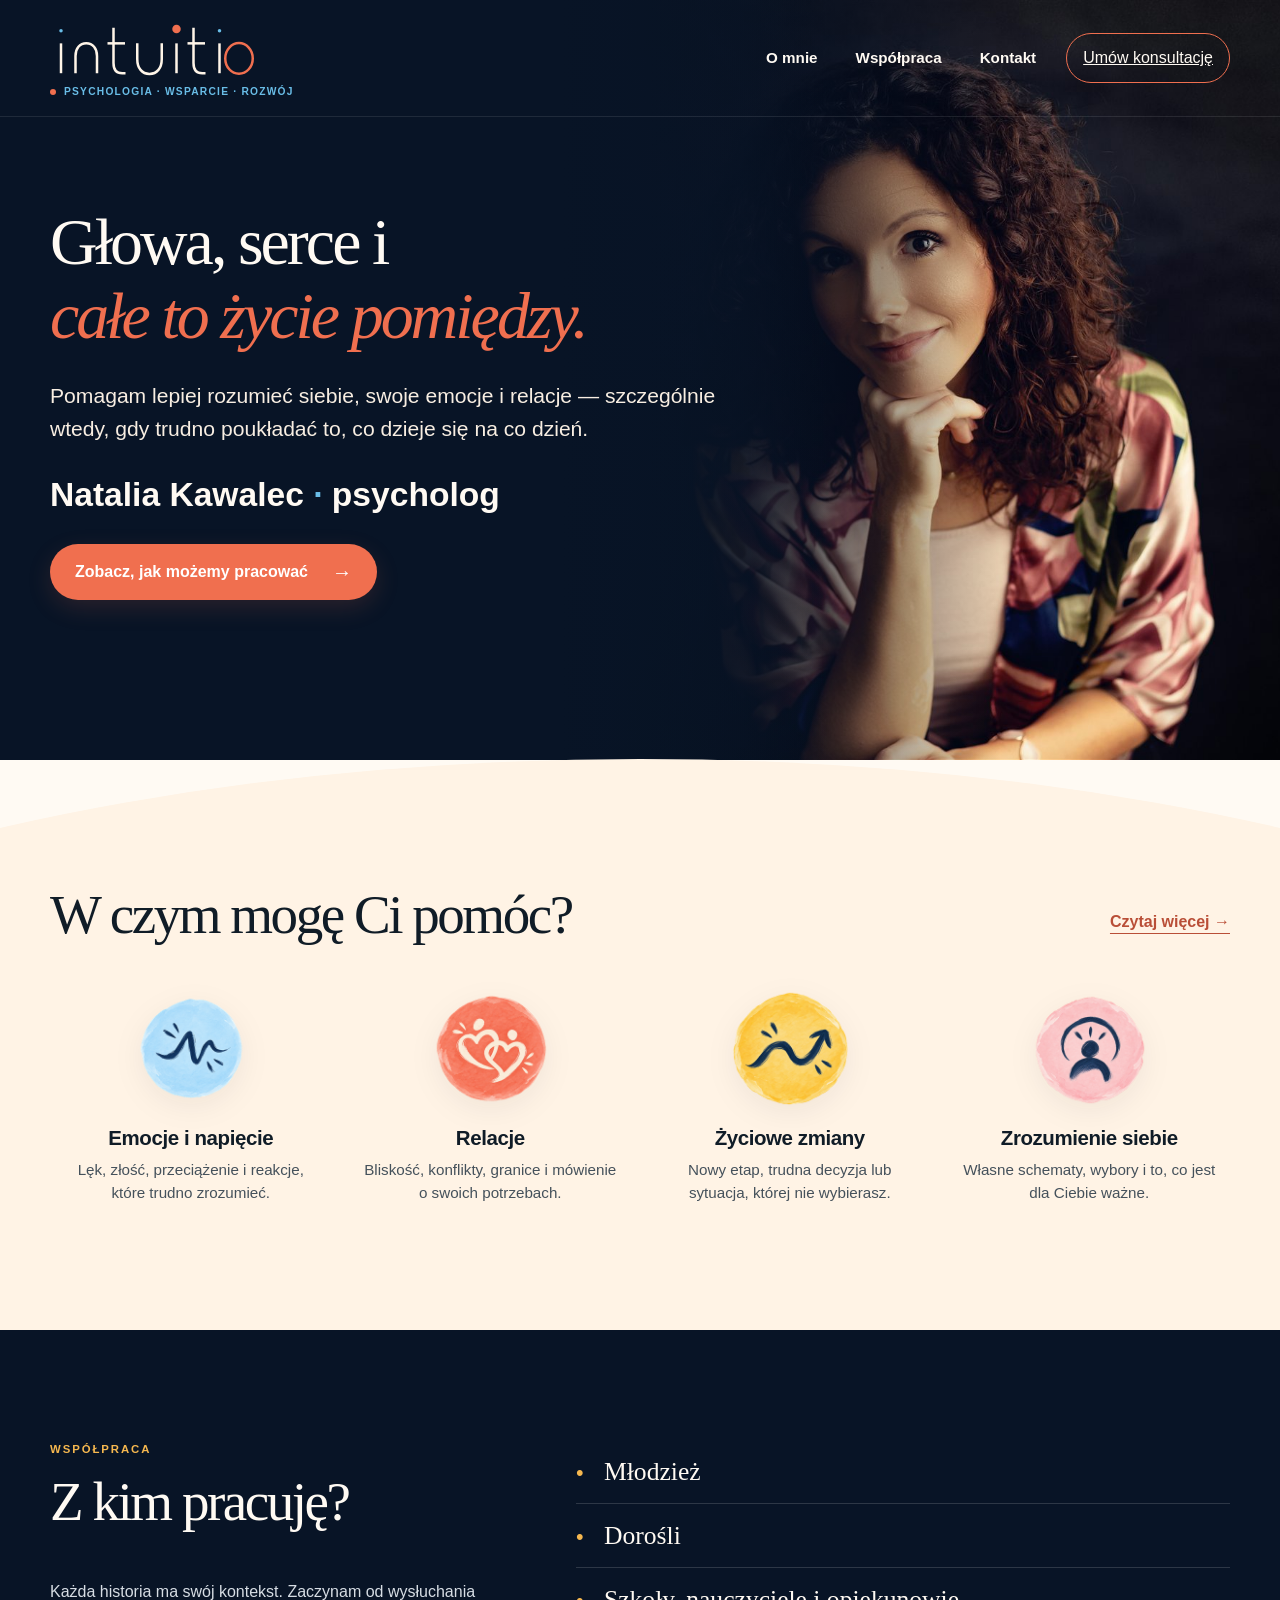
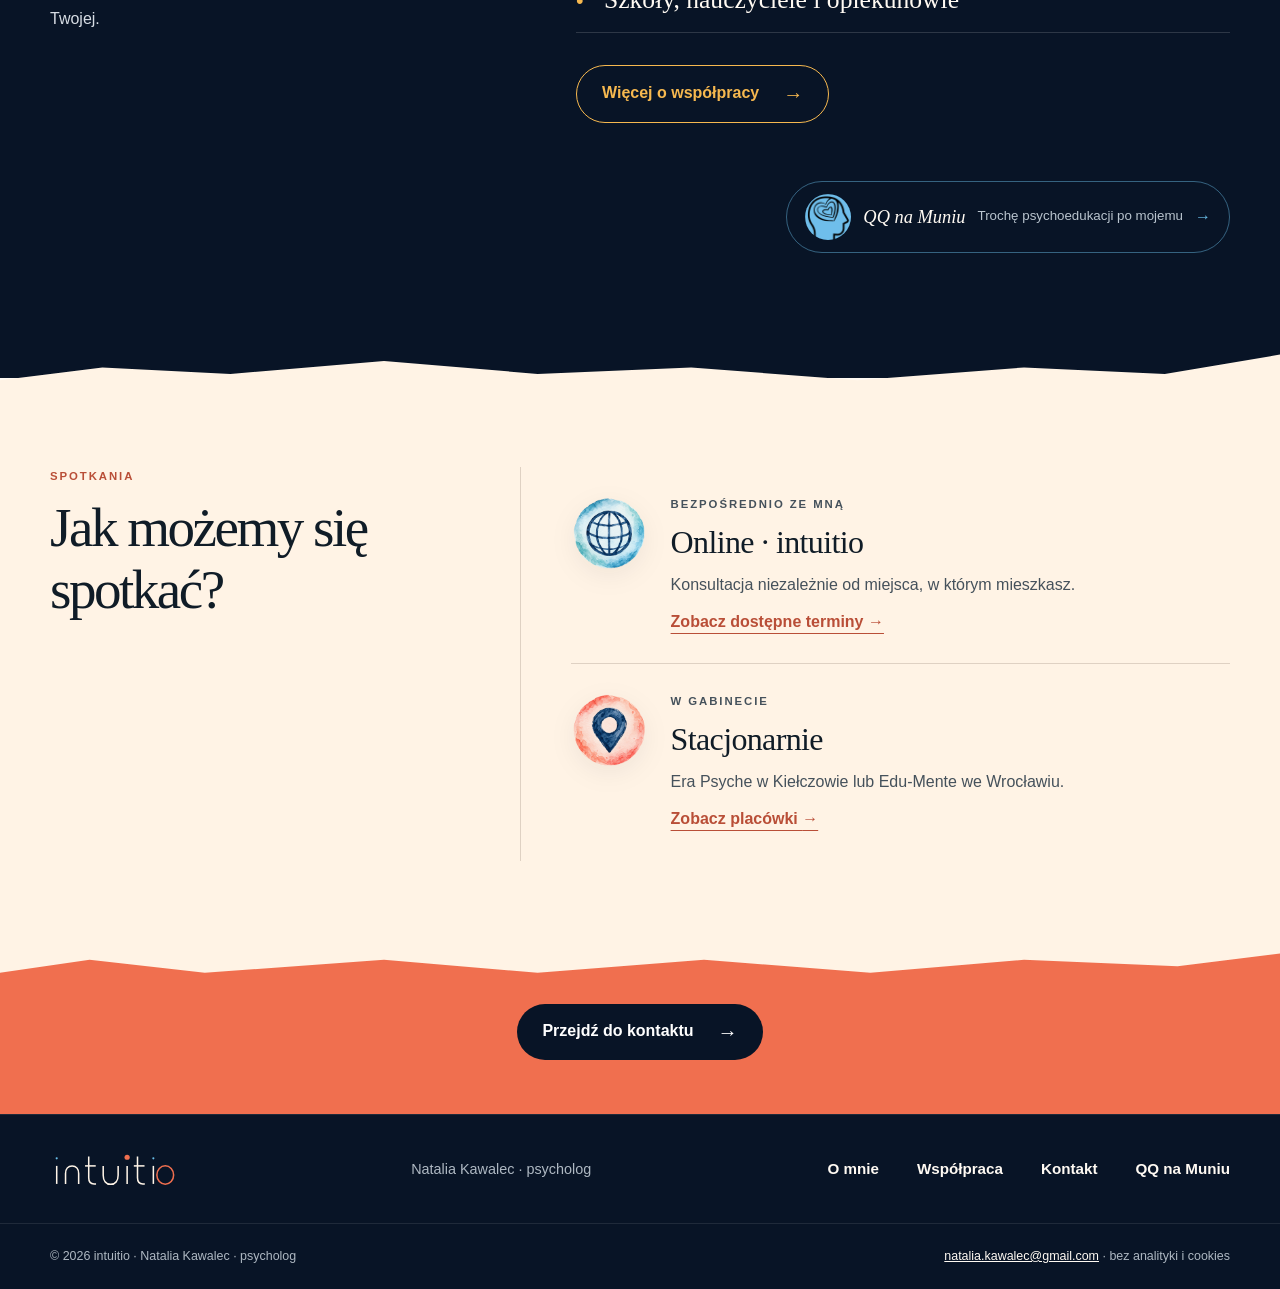
<file: index.html>
<!doctype html>
<html lang="pl">
<head>
  <meta charset="utf-8">
  <meta name="viewport" content="width=device-width, initial-scale=1">
  <meta name="description" content="Intuitio — konsultacje psychologiczne online i psychoedukacja. Natalia Kawalec, psycholog.">
  <link rel="canonical" href="https://in2itio.pl/">
  <meta property="og:type" content="website"><meta property="og:locale" content="pl_PL">
  <meta property="og:title" content="intuitio — Natalia Kawalec, psycholog">
  <meta property="og:description" content="Głowa, serce i całe to życie pomiędzy. Konsultacje psychologiczne online.">
  <meta property="og:url" content="https://mpzadsystem.github.io/Intuitio/"><meta property="og:image" content="https://mpzadsystem.github.io/Intuitio/assets/images/intuitio-og.jpg"><meta property="og:image:width" content="1200"><meta property="og:image:height" content="630"><meta property="og:image:alt" content="intuitio — Natalia Kawalec, psycholog">
  <title>intuitio — Natalia Kawalec, psycholog</title>
  <link rel="icon" href="assets/favicon.svg" type="image/svg+xml"><link rel="stylesheet" href="styles.css">
  <script type="application/ld+json">{"@context":"https://schema.org","@graph":[{"@type":"Person","@id":"https://in2itio.pl/#natalia-kawalec","name":"Natalia Kawalec","jobTitle":"psycholog","email":"mailto:natalia.kawalec@gmail.com","url":"https://in2itio.pl/o-mnie.html","sameAs":["https://www.facebook.com/qqmuniu/"]},{"@type":"ProfessionalService","@id":"https://in2itio.pl/#intuitio","name":"intuitio","url":"https://in2itio.pl/","email":"mailto:natalia.kawalec@gmail.com","founder":{"@id":"https://in2itio.pl/#natalia-kawalec"},"areaServed":"PL","knowsLanguage":"pl","serviceType":["konsultacje psychologiczne online","psychoedukacja"]}]}</script>
</head>
<body class="home">
  <a class="skip-link" href="#main">Przejdź do treści</a>
  <header class="site-header site-header-dark"><div class="wrap header-inner"><a class="brand brand-with-tagline" href="index.html" aria-label="intuitio — strona główna"><img src="assets/logo-light.svg" alt="intuitio" width="160" height="49"><span class="brand-tagline"><span class="dot" aria-hidden="true"></span>Psychologia · Wsparcie · Rozwój</span></a><div class="header-actions"><nav aria-label="Menu główne"><a href="o-mnie.html">O mnie</a><a href="wspolpraca.html">Współpraca</a><a href="kontakt.html">Kontakt</a></nav><a class="header-cta" href="rezerwacja.html">Umów konsultację</a></div></div></header>
  <main id="main">
    <section class="hero"><div class="hero-photo" aria-hidden="true"></div><div class="wrap hero-inner"><div class="hero-copy"><h1>Głowa, serce i <em>całe to życie pomiędzy.</em></h1><p class="hero-lead">Pomagam lepiej rozumieć siebie, swoje emocje i relacje — szczególnie wtedy, gdy trudno poukładać to, co dzieje się na co dzień.</p><p class="signature">Natalia Kawalec <span aria-hidden="true">·</span><br class="signature-break"> psycholog</p><a class="button" href="wspolpraca.html">Zobacz, jak możemy pracować <span aria-hidden="true">→</span></a></div></div></section>
    <section class="section section-cream wave-top" id="pomoc"><div class="wrap"><div class="section-intro help-heading"><h2>W czym mogę Ci pomóc?</h2><a class="text-link" href="wspolpraca.html#pomoc">Czytaj więcej <span aria-hidden="true">→</span></a></div><div class="topic-grid">
      <article class="topic-card"><img class="topic-icon" src="assets/images/ikona-emocje.png" width="256" height="256" alt=""><h3>Emocje i napięcie</h3><p>Lęk, złość, przeciążenie i reakcje, które trudno zrozumieć.</p></article>
      <article class="topic-card"><img class="topic-icon" src="assets/images/ikona-relacje.png" width="256" height="256" alt=""><h3>Relacje</h3><p>Bliskość, konflikty, granice i mówienie o swoich potrzebach.</p></article>
      <article class="topic-card"><img class="topic-icon" src="assets/images/ikona-zmiany.png" width="256" height="256" alt=""><h3>Życiowe zmiany</h3><p>Nowy etap, trudna decyzja lub sytuacja, której nie wybierasz.</p></article>
      <article class="topic-card"><img class="topic-icon" src="assets/images/ikona-zrozumienie.png" width="256" height="256" alt=""><h3>Zrozumienie siebie</h3><p>Własne schematy, wybory i to, co jest dla Ciebie ważne.</p></article>
    </div></div></section>
    <section class="section section-navy compact-audience"><div class="wrap"><div class="audience-layout"><div><p class="eyebrow">Współpraca</p><h2>Z kim pracuję?</h2><p>Każda historia ma swój kontekst. Zaczynam od wysłuchania Twojej.</p></div><div class="audience-list"><p><span class="audience-bullet" aria-hidden="true">•</span> Młodzież</p><p><span class="audience-bullet" aria-hidden="true">•</span> Dorośli</p><p><span class="audience-bullet" aria-hidden="true">•</span> Szkoły, nauczyciele i opiekunowie</p><a class="button button-outline" href="wspolpraca.html">Więcej o współpracy <span aria-hidden="true">→</span></a></div></div><a class="qq-inline" href="https://www.facebook.com/qqmuniu/" target="_blank" rel="noopener noreferrer" aria-label="QQ na Muniu na Facebooku — otwiera się w nowej karcie"><img src="assets/images/qq-na-muniu-logo.png" width="192" height="192" alt=""><strong>QQ na Muniu</strong><small>Trochę psychoedukacji po mojemu</small><b aria-hidden="true">→</b></a></div></section>
    <section class="section section-cream wave-both meetings"><div class="wrap meeting-layout"><div><p class="eyebrow">Spotkania</p><h2>Jak możemy się spotkać?</h2></div><div class="meeting-options"><article class="meeting-row"><img class="meeting-icon-image" src="assets/images/ikona-online.png" width="224" height="224" alt=""><div><p class="eyebrow">Bezpośrednio ze mną</p><h3>Online · intuitio</h3><p>Konsultacja niezależnie od miejsca, w którym mieszkasz.</p><a class="text-link" href="rezerwacja.html">Zobacz dostępne terminy <span aria-hidden="true">→</span></a></div></article><article class="meeting-row"><img class="meeting-icon-image" src="assets/images/ikona-stacjonarnie.png" width="224" height="224" alt=""><div><p class="eyebrow">W gabinecie</p><h3>Stacjonarnie</h3><p>Era Psyche w Kiełczowie lub Edu-Mente we Wrocławiu.</p><a class="text-link" href="kontakt.html#stacjonarnie">Zobacz placówki <span aria-hidden="true">→</span></a></div></article></div></div></section>
    <section class="final-contact"><div class="wrap"><a class="button button-dark" href="kontakt.html">Przejdź do kontaktu <span aria-hidden="true">→</span></a></div></section>
  </main>
  <footer class="site-footer site-footer-dark"><div class="wrap footer-inner"><a class="footer-brand" href="index.html"><img src="assets/logo-light.svg" alt="intuitio" width="130" height="40"></a><p>Natalia Kawalec · psycholog</p><nav aria-label="Menu w stopce"><a href="o-mnie.html">O mnie</a><a href="wspolpraca.html">Współpraca</a><a href="kontakt.html">Kontakt</a><a href="https://www.facebook.com/qqmuniu/" target="_blank" rel="noopener noreferrer">QQ na Muniu</a></nav></div><div class="formal-footer"><div class="wrap formal-footer-inner"><p>© 2026 intuitio · Natalia Kawalec · psycholog</p><p><a href="mailto:natalia.kawalec@gmail.com">natalia.kawalec@gmail.com</a> · bez analityki i cookies</p></div></div></footer>
  <script src="app.js" defer></script>
</body></html>
</file>
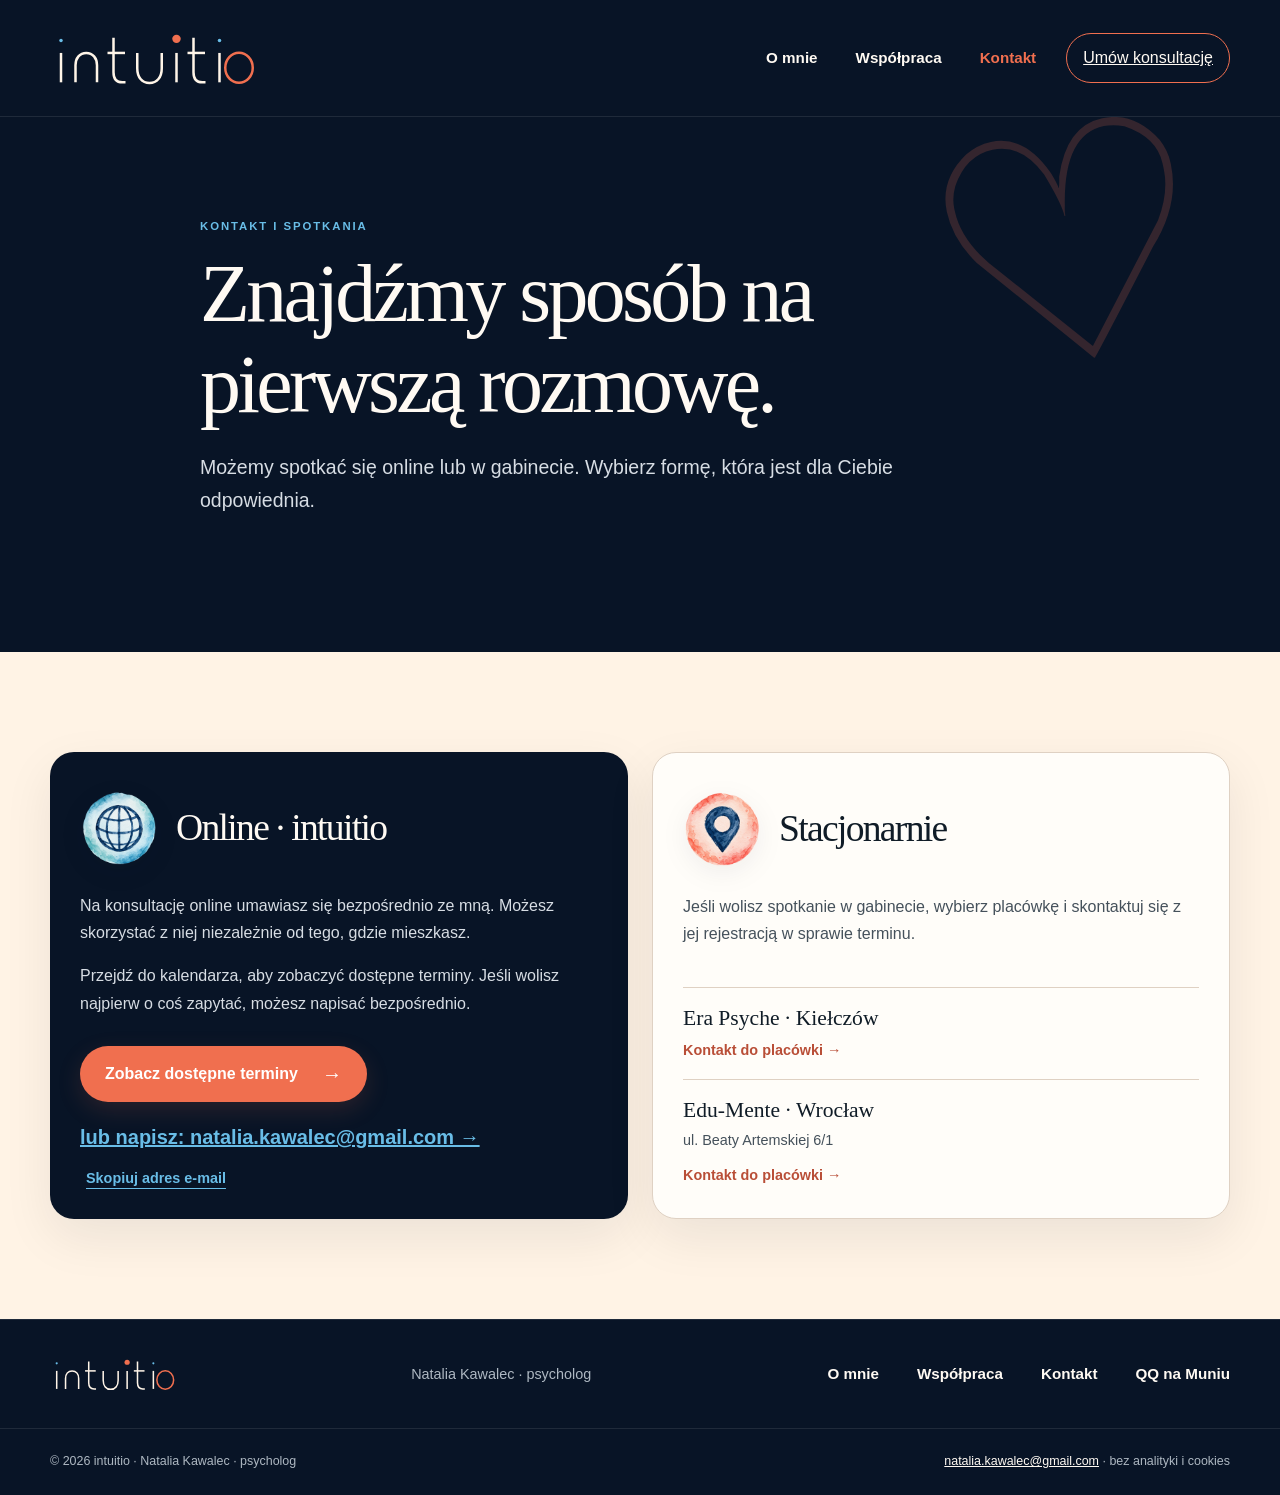
<file: kontakt.html>
<!doctype html>
<html lang="pl">
<head>
  <meta charset="utf-8"><meta name="viewport" content="width=device-width, initial-scale=1">
  <meta name="description" content="Konsultacje online z Natalią Kawalec oraz spotkania stacjonarne w Kiełczowie i we Wrocławiu.">
  <link rel="canonical" href="https://in2itio.pl/kontakt.html">
  <meta property="og:type" content="website"><meta property="og:locale" content="pl_PL"><meta property="og:title" content="Kontakt — intuitio"><meta property="og:description" content="Konsultacje online i spotkania stacjonarne w Kiełczowie oraz we Wrocławiu."><meta property="og:url" content="https://mpzadsystem.github.io/Intuitio/kontakt.html"><meta property="og:image" content="https://mpzadsystem.github.io/Intuitio/assets/images/intuitio-og.jpg">
  <title>Kontakt i konsultacje — intuitio</title><link rel="icon" href="assets/favicon.svg" type="image/svg+xml"><link rel="stylesheet" href="styles.css">
</head>
<body>
  <a class="skip-link" href="#main">Przejdź do treści</a>
  <header class="site-header site-header-dark"><div class="wrap header-inner"><a class="brand" href="index.html" aria-label="intuitio — strona główna"><img src="assets/logo-light.svg" alt="intuitio" width="160" height="49"></a><div class="header-actions"><nav aria-label="Menu główne"><a href="o-mnie.html">O mnie</a><a href="wspolpraca.html">Współpraca</a><a href="kontakt.html" aria-current="page">Kontakt</a></nav><a class="header-cta" href="rezerwacja.html">Umów konsultację</a></div></div></header>
  <main id="main">
    <section class="page-hero"><div class="wrap narrow"><p class="eyebrow">Kontakt i spotkania</p><h1>Znajdźmy sposób na pierwszą rozmowę.</h1><p>Możemy spotkać się online lub w gabinecie. Wybierz formę, która jest dla Ciebie odpowiednia.</p></div></section>
    <section class="section section-cream"><div class="wrap contact-grid">
      <article class="soft-card contact-card contact-primary"><div class="contact-card-heading"><img src="assets/images/ikona-online.png" width="224" height="224" alt=""><h2>Online · intuitio</h2></div><p>Na konsultację online umawiasz się bezpośrednio ze mną. Możesz skorzystać z niej niezależnie od tego, gdzie mieszkasz.</p><p>Przejdź do kalendarza, aby zobaczyć dostępne terminy. Jeśli wolisz najpierw o coś zapytać, możesz napisać bezpośrednio.</p><a class="button" href="rezerwacja.html">Zobacz dostępne terminy <span aria-hidden="true">→</span></a><a class="email-link" href="mailto:natalia.kawalec@gmail.com?subject=Konsultacja%20online%20%E2%80%94%20intuitio">lub napisz: natalia.kawalec@gmail.com →</a><button class="copy-email" type="button" data-copy-email="natalia.kawalec@gmail.com">Skopiuj adres e-mail</button></article>
      <article class="soft-card contact-card" id="stacjonarnie"><div class="contact-card-heading"><img src="assets/images/ikona-stacjonarnie.png" width="224" height="224" alt=""><h2>Stacjonarnie</h2></div><p>Jeśli wolisz spotkanie w gabinecie, wybierz placówkę i skontaktuj się z jej rejestracją w sprawie terminu.</p><div class="place-list"><a class="place-link" href="https://www.erapsyche.com.pl/kontakt/" target="_blank" rel="noopener noreferrer"><strong>Era Psyche · Kiełczów</strong><span>Kontakt do placówki →</span></a><a class="place-link" href="https://edu-mente.pl/kontakt/" target="_blank" rel="noopener noreferrer"><strong>Edu-Mente · Wrocław</strong><small>ul. Beaty Artemskiej 6/1</small><span>Kontakt do placówki →</span></a></div></article>
    </div></section>
  </main>
  <footer class="site-footer site-footer-dark"><div class="wrap footer-inner"><a class="footer-brand" href="index.html"><img src="assets/logo-light.svg" alt="intuitio" width="130" height="40"></a><p>Natalia Kawalec · psycholog</p><nav aria-label="Menu w stopce"><a href="o-mnie.html">O mnie</a><a href="wspolpraca.html">Współpraca</a><a href="kontakt.html">Kontakt</a><a href="https://www.facebook.com/qqmuniu/" target="_blank" rel="noopener noreferrer">QQ na Muniu</a></nav></div><div class="formal-footer"><div class="wrap formal-footer-inner"><p>© 2026 intuitio · Natalia Kawalec · psycholog</p><p><a href="mailto:natalia.kawalec@gmail.com">natalia.kawalec@gmail.com</a> · bez analityki i cookies</p></div></div></footer>
  <script src="app.js" defer></script>
</body></html>
</file>
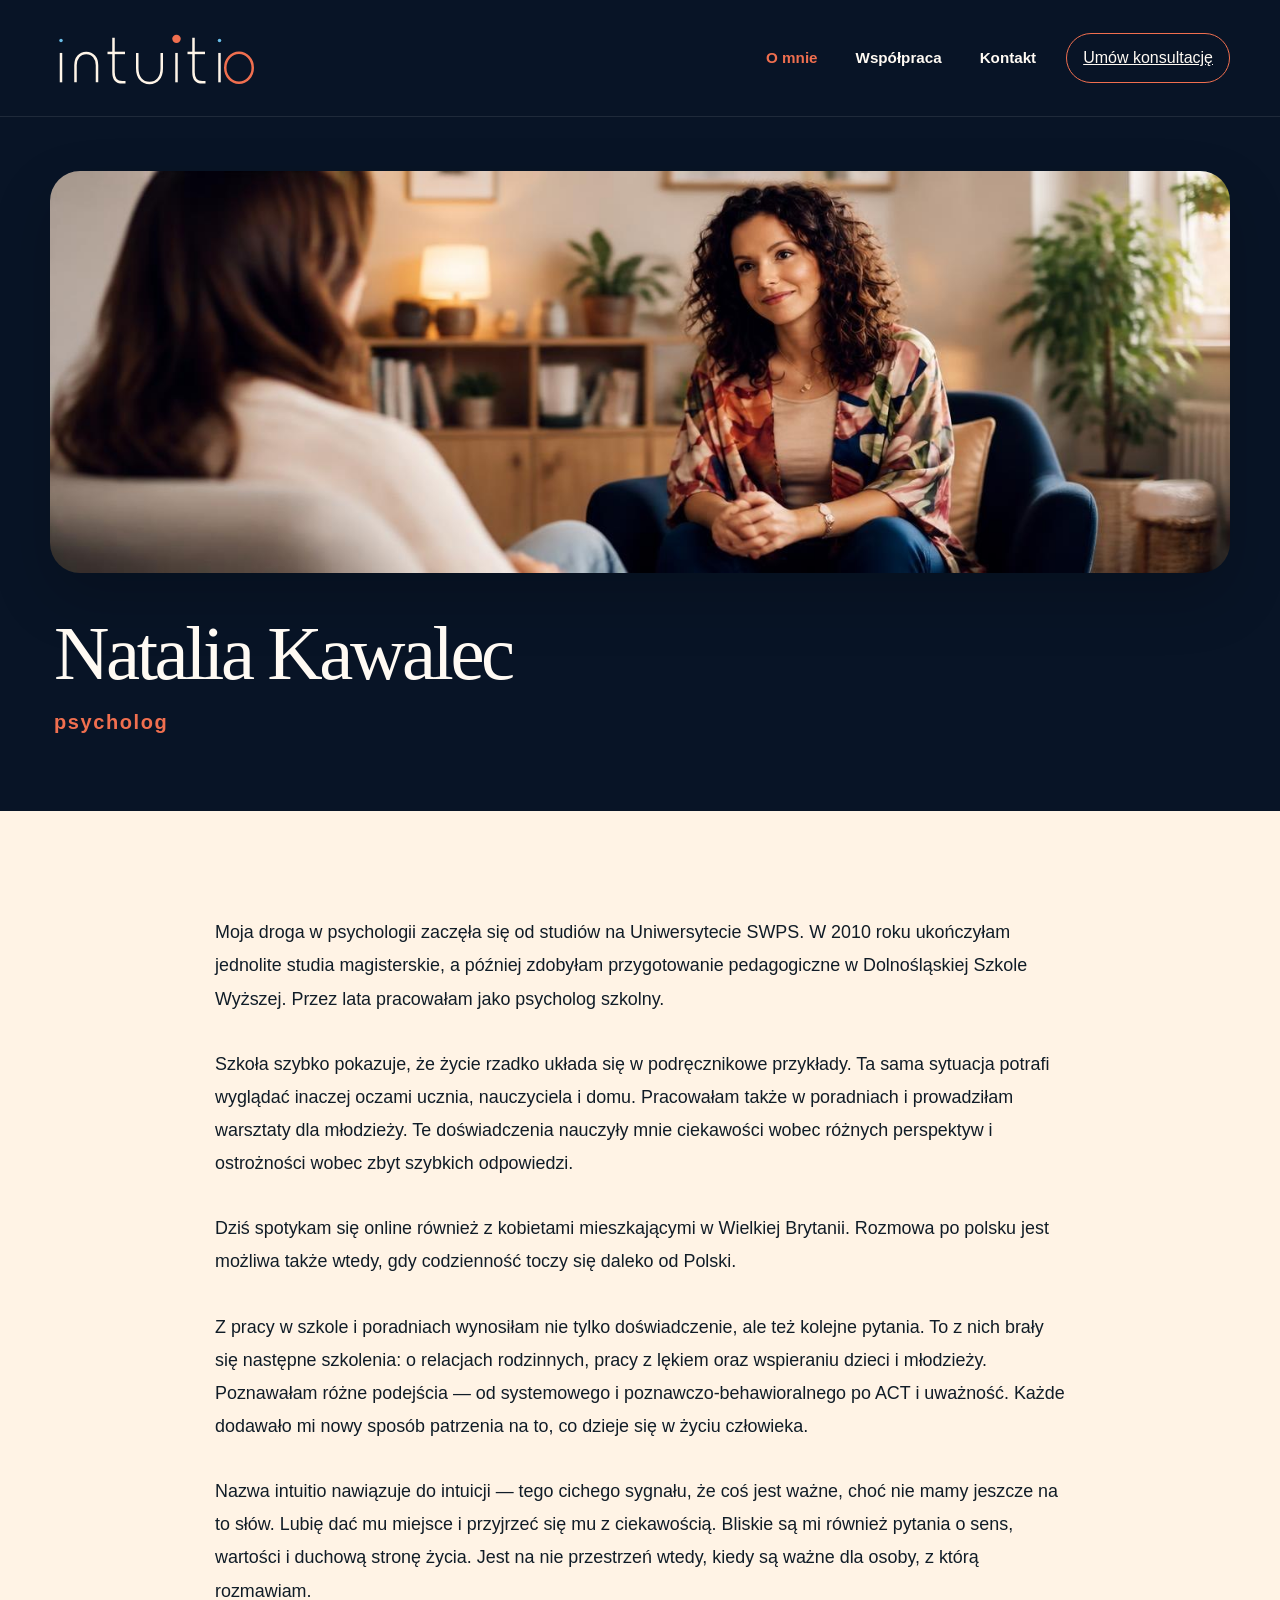
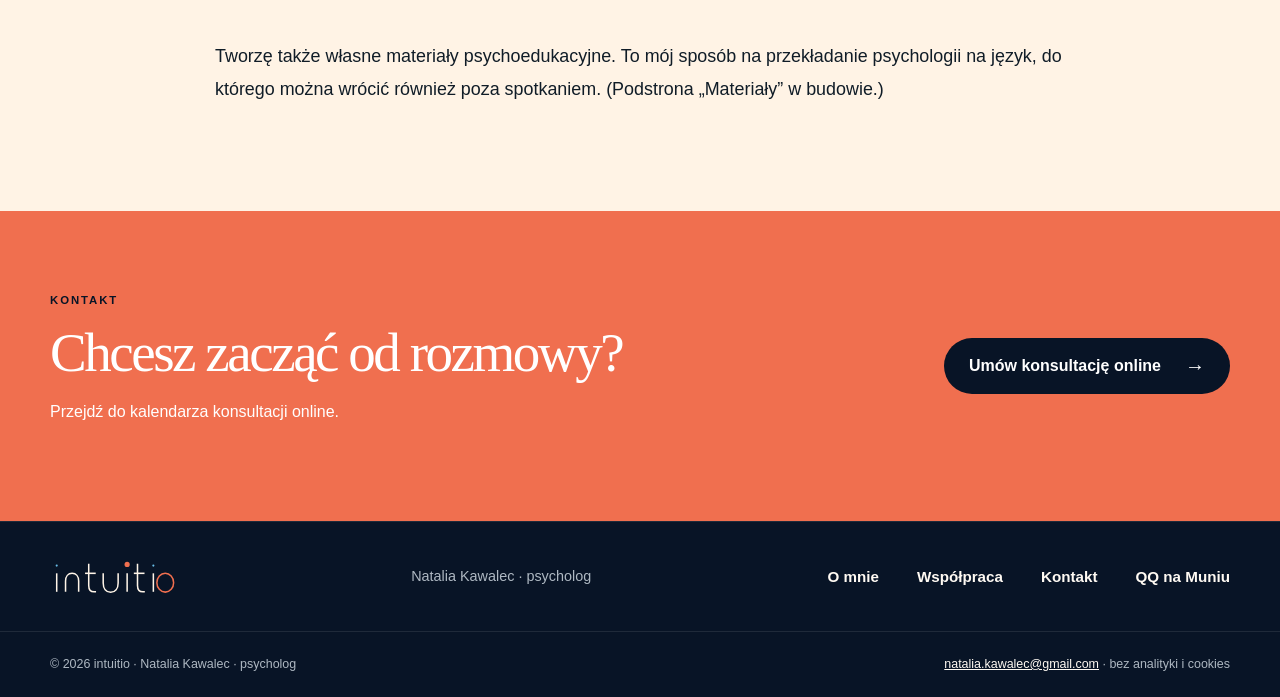
<file: o-mnie.html>
<!doctype html>
<html lang="pl">
<head>
  <meta charset="utf-8"><meta name="viewport" content="width=device-width, initial-scale=1">
  <meta name="description" content="Natalia Kawalec — psycholog. Poznaj jej drogę zawodową, doświadczenie i sposób patrzenia na pomoc psychologiczną.">
  <link rel="canonical" href="https://in2itio.pl/o-mnie.html">
  <meta property="og:type" content="website"><meta property="og:locale" content="pl_PL"><meta property="og:title" content="Natalia Kawalec — psycholog | intuitio"><meta property="og:description" content="Poznaj drogę zawodową i sposób pracy Natalii Kawalec."><meta property="og:url" content="https://mpzadsystem.github.io/Intuitio/o-mnie.html"><meta property="og:image" content="https://mpzadsystem.github.io/Intuitio/assets/images/intuitio-og.jpg">
  <title>Natalia Kawalec — psycholog | intuitio</title><link rel="icon" href="assets/favicon.svg" type="image/svg+xml"><link rel="stylesheet" href="styles.css">
</head>
<body>
  <a class="skip-link" href="#main">Przejdź do treści</a>
  <header class="site-header site-header-dark"><div class="wrap header-inner"><a class="brand" href="index.html" aria-label="intuitio — strona główna"><img src="assets/logo-light.svg" alt="intuitio" width="160" height="49"></a><div class="header-actions"><nav aria-label="Menu główne"><a href="o-mnie.html" aria-current="page">O mnie</a><a href="wspolpraca.html">Współpraca</a><a href="kontakt.html">Kontakt</a></nav><a class="header-cta" href="rezerwacja.html">Umów konsultację</a></div></div></header>
  <main id="main">
    <section class="about-profile">
      <div class="wrap about-profile-inner">
        <picture>
          <source media="(max-width:680px)" srcset="assets/images/natalia-rozmowa-900.jpg">
          <img class="about-profile-photo" src="assets/images/natalia-rozmowa-1408.jpg" srcset="assets/images/natalia-rozmowa-900.jpg 900w, assets/images/natalia-rozmowa-1408.jpg 1408w" sizes="(max-width:680px) calc(100vw - 32px), 1180px" width="1408" height="480" alt="Natalia Kawalec podczas rozmowy w gabinecie">
        </picture>
        <div class="about-identity"><h1>Natalia Kawalec</h1><p>psycholog</p></div>
      </div>
    </section>
    <section class="section section-cream about-story">
      <article class="wrap story-reading">
        <p>Moja droga w psychologii zaczęła się od studiów na Uniwersytecie SWPS. W 2010 roku ukończyłam jednolite studia magisterskie, a później zdobyłam przygotowanie pedagogiczne w Dolnośląskiej Szkole Wyższej. Przez lata pracowałam jako psycholog szkolny.</p>
        <p>Szkoła szybko pokazuje, że życie rzadko układa się w podręcznikowe przykłady. Ta sama sytuacja potrafi wyglądać inaczej oczami ucznia, nauczyciela i domu. Pracowałam także w poradniach i prowadziłam warsztaty dla młodzieży. Te doświadczenia nauczyły mnie ciekawości wobec różnych perspektyw i ostrożności wobec zbyt szybkich odpowiedzi.</p>
        <p>Dziś spotykam się online również z kobietami mieszkającymi w Wielkiej Brytanii. Rozmowa po polsku jest możliwa także wtedy, gdy codzienność toczy się daleko od Polski.</p>
        <p>Z pracy w szkole i poradniach wynosiłam nie tylko doświadczenie, ale też kolejne pytania. To z nich brały się następne szkolenia: o relacjach rodzinnych, pracy z lękiem oraz wspieraniu dzieci i młodzieży. Poznawałam różne podejścia — od systemowego i poznawczo-behawioralnego po ACT i uważność. Każde dodawało mi nowy sposób patrzenia na to, co dzieje się w życiu człowieka.</p>
        <p>Nazwa intuitio nawiązuje do intuicji — tego cichego sygnału, że coś jest ważne, choć nie mamy jeszcze na to słów. Lubię dać mu miejsce i przyjrzeć się mu z ciekawością. Bliskie są mi również pytania o sens, wartości i duchową stronę życia. Jest na nie przestrzeń wtedy, kiedy są ważne dla osoby, z którą rozmawiam.</p>
        <p>Tworzę także własne materiały psychoedukacyjne. To mój sposób na przekładanie psychologii na język, do którego można wrócić również poza spotkaniem. (Podstrona „Materiały” w budowie.)</p>
      </article>
    </section>
    <section class="contact-cta"><div class="wrap contact-cta-inner"><div><p class="eyebrow">Kontakt</p><h2>Chcesz zacząć od rozmowy?</h2><p>Przejdź do kalendarza konsultacji online.</p></div><a class="button button-dark" href="rezerwacja.html">Umów konsultację online <span aria-hidden="true">→</span></a></div></section>
  </main>
  <footer class="site-footer site-footer-dark"><div class="wrap footer-inner"><a class="footer-brand" href="index.html"><img src="assets/logo-light.svg" alt="intuitio" width="130" height="40"></a><p>Natalia Kawalec · psycholog</p><nav aria-label="Menu w stopce"><a href="o-mnie.html">O mnie</a><a href="wspolpraca.html">Współpraca</a><a href="kontakt.html">Kontakt</a><a href="https://www.facebook.com/qqmuniu/" target="_blank" rel="noopener noreferrer">QQ na Muniu</a></nav></div><div class="formal-footer"><div class="wrap formal-footer-inner"><p>© 2026 intuitio · Natalia Kawalec · psycholog</p><p><a href="mailto:natalia.kawalec@gmail.com">natalia.kawalec@gmail.com</a> · bez analityki i cookies</p></div></div></footer>
  <script src="app.js" defer></script>
</body></html>
</file>
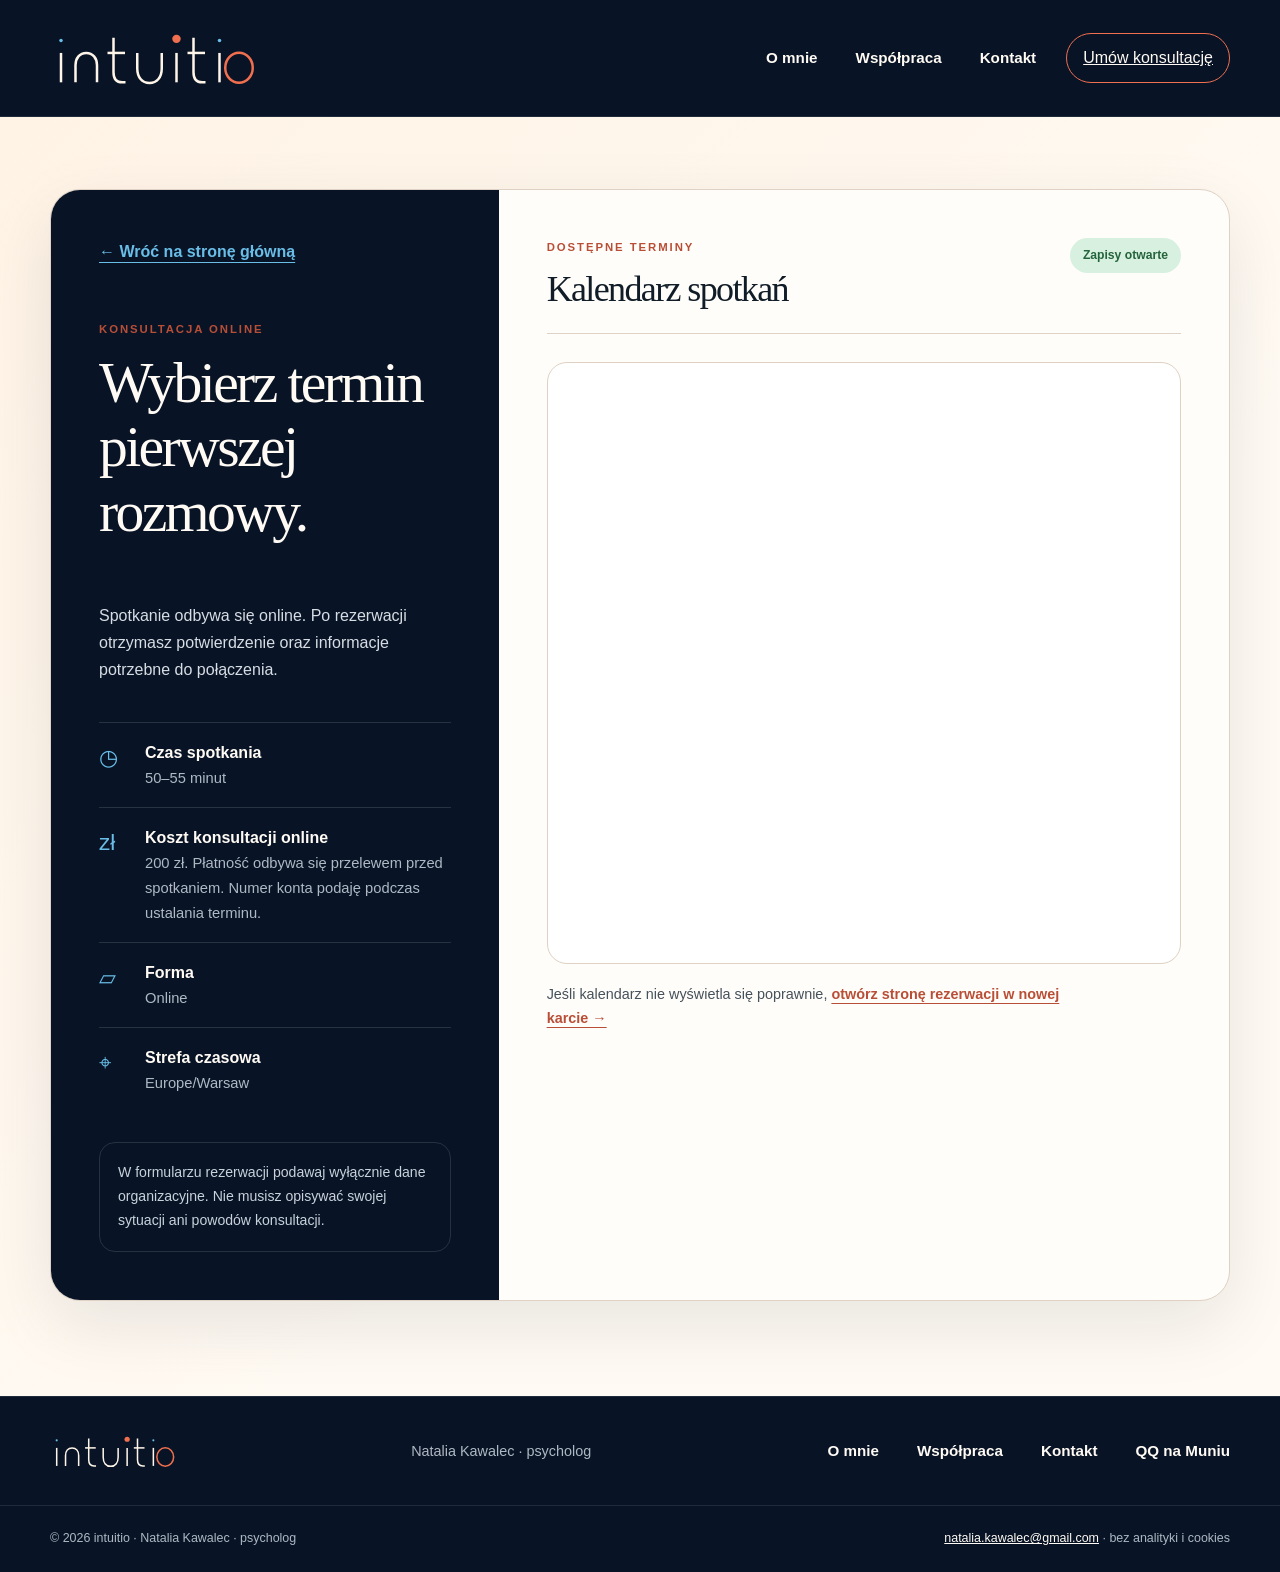
<file: rezerwacja.html>
<!doctype html>
<html lang="pl">
<head>
  <meta charset="utf-8"><meta name="viewport" content="width=device-width, initial-scale=1">
  <meta name="description" content="Umów konsultację online z Natalią Kawalec — wybierz dogodny termin spotkania.">
  <link rel="canonical" href="https://in2itio.pl/rezerwacja.html">
  <meta name="robots" content="noindex">
  <meta property="og:type" content="website"><meta property="og:locale" content="pl_PL"><meta property="og:title" content="Umów konsultację — intuitio"><meta property="og:description" content="Wybierz dogodny termin konsultacji online."><meta property="og:url" content="https://mpzadsystem.github.io/Intuitio/rezerwacja.html"><meta property="og:image" content="https://mpzadsystem.github.io/Intuitio/assets/images/intuitio-og.jpg">
  <title>Umów konsultację — intuitio</title><link rel="icon" href="assets/favicon.svg" type="image/svg+xml"><link rel="stylesheet" href="styles.css">
</head>
<body>
  <a class="skip-link" href="#main">Przejdź do treści</a>
  <header class="site-header site-header-dark"><div class="wrap header-inner"><a class="brand" href="index.html" aria-label="intuitio — strona główna"><img src="assets/logo-light.svg" alt="intuitio" width="160" height="49"></a><div class="header-actions"><nav aria-label="Menu główne"><a href="o-mnie.html">O mnie</a><a href="wspolpraca.html">Współpraca</a><a href="kontakt.html">Kontakt</a></nav><a class="header-cta" href="rezerwacja.html" aria-current="page">Umów konsultację</a></div></div></header>
  <main id="main">
    <section class="booking-page">
      <div class="wrap booking-shell">
        <aside class="booking-info">
          <a class="back-link" href="index.html">← Wróć na stronę główną</a>
          <p class="eyebrow">Konsultacja online</p>
          <h1>Wybierz termin pierwszej rozmowy.</h1>
          <p>Spotkanie odbywa się online. Po rezerwacji otrzymasz potwierdzenie oraz informacje potrzebne do połączenia.</p>
          <dl class="booking-details">
            <div><dt aria-hidden="true">◷</dt><dd><strong>Czas spotkania</strong><span>50–55 minut</span></dd></div>
            <div><dt aria-hidden="true">zł</dt><dd><strong>Koszt konsultacji online</strong><span>200 zł. Płatność odbywa się przelewem przed spotkaniem. Numer konta podaję podczas ustalania terminu.</span></dd></div>
            <div><dt aria-hidden="true">▱</dt><dd><strong>Forma</strong><span>Online</span></dd></div>
            <div><dt aria-hidden="true">⌖</dt><dd><strong>Strefa czasowa</strong><span>Europe/Warsaw</span></dd></div>
          </dl>
          <p class="booking-privacy">W formularzu rezerwacji podawaj wyłącznie dane organizacyjne. Nie musisz opisywać swojej sytuacji ani powodów konsultacji.</p>
        </aside>
        <section class="calendar-panel" aria-labelledby="calendar-title">
          <div class="calendar-heading"><div><p class="eyebrow">Dostępne terminy</p><h2 id="calendar-title">Kalendarz spotkań</h2></div><span class="calendar-status calendar-status-live">Zapisy otwarte</span></div>
          <div class="google-calendar-embed">
            <iframe src="https://calendar.google.com/calendar/appointments/schedules/AcZssZ2xhoFrU-kBZS4F0TbQgs5mlpazyZdm4DoTISpT5GH9cjALs88lETRCoOWpe1VGd8Aj-gb9UZD9?gv=true" title="Rezerwacja konsultacji online w Kalendarzu Google" width="100%" height="600" frameborder="0" loading="lazy"></iframe>
          </div>
          <p class="calendar-fallback">Jeśli kalendarz nie wyświetla się poprawnie, <a href="https://calendar.app.google/FZz1dZCteCfPnzS26" target="_blank" rel="noopener noreferrer">otwórz stronę rezerwacji w nowej karcie →</a></p>
        </section>
      </div>
    </section>
  </main>
  <footer class="site-footer site-footer-dark"><div class="wrap footer-inner"><a class="footer-brand" href="index.html"><img src="assets/logo-light.svg" alt="intuitio" width="130" height="40"></a><p>Natalia Kawalec · psycholog</p><nav aria-label="Menu w stopce"><a href="o-mnie.html">O mnie</a><a href="wspolpraca.html">Współpraca</a><a href="kontakt.html">Kontakt</a><a href="https://www.facebook.com/qqmuniu/" target="_blank" rel="noopener noreferrer">QQ na Muniu</a></nav></div><div class="formal-footer"><div class="wrap formal-footer-inner"><p>© 2026 intuitio · Natalia Kawalec · psycholog</p><p><a href="mailto:natalia.kawalec@gmail.com">natalia.kawalec@gmail.com</a> · bez analityki i cookies</p></div></div></footer>
  <script src="app.js" defer></script>
</body></html>
</file>
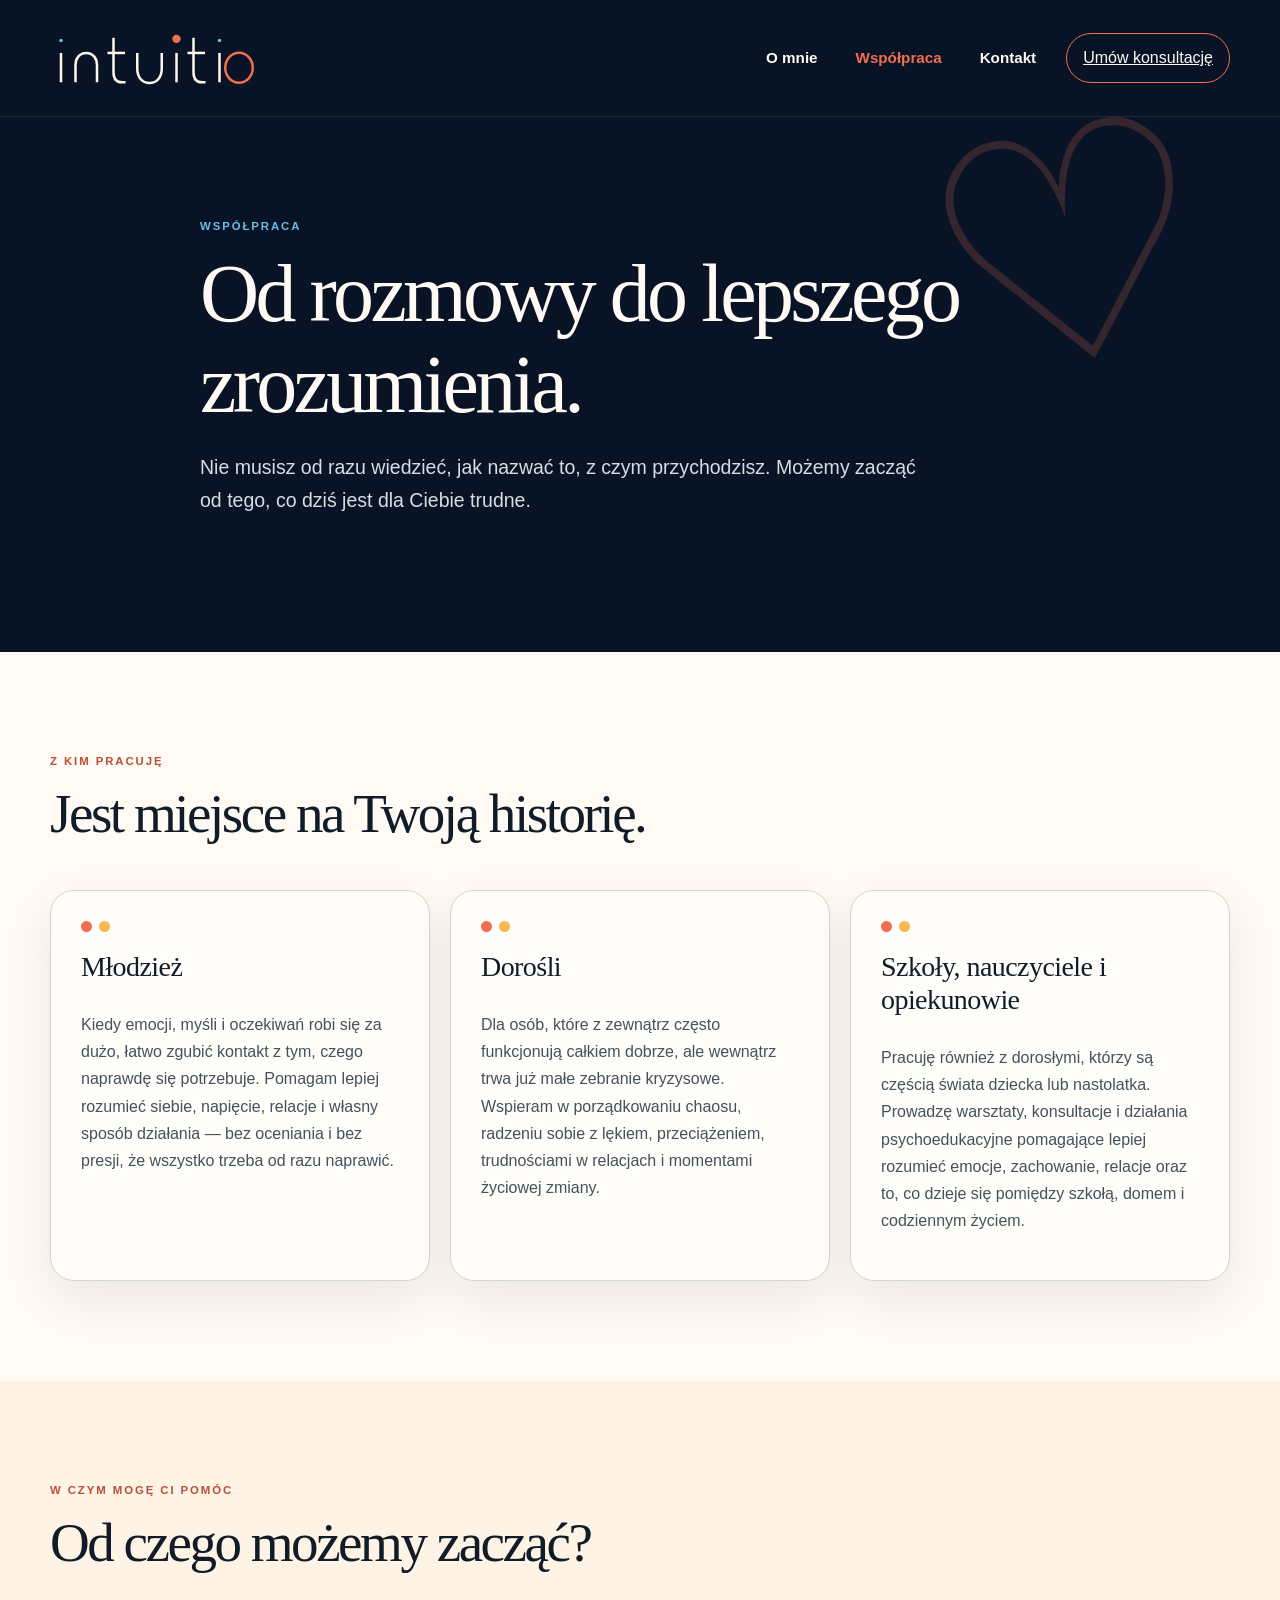
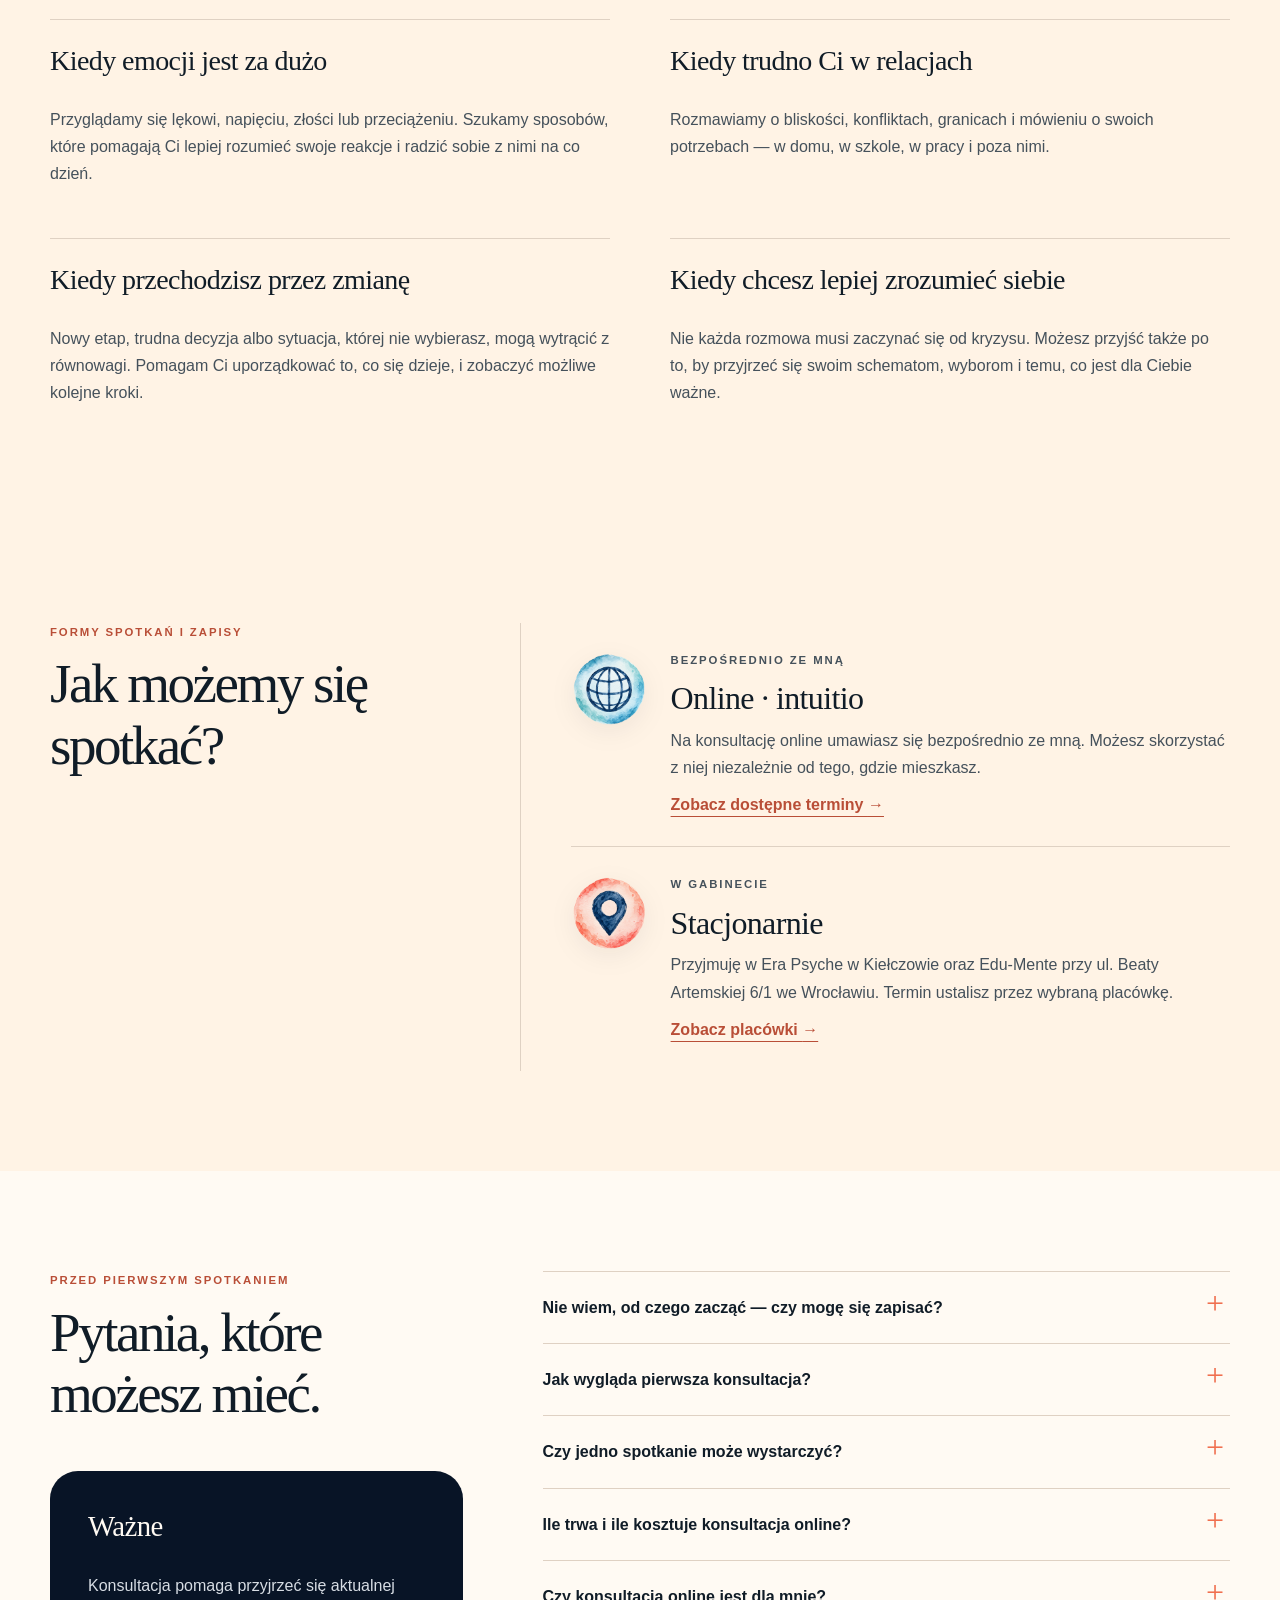
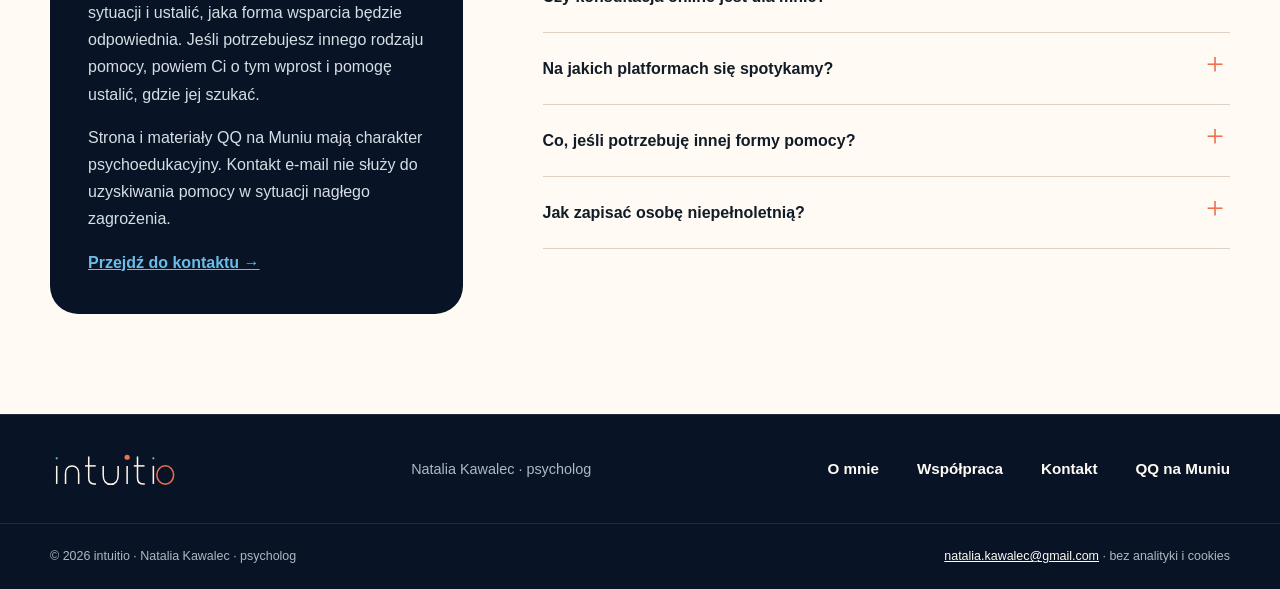
<file: wspolpraca.html>
<!doctype html>
<html lang="pl">
<head>
  <meta charset="utf-8"><meta name="viewport" content="width=device-width, initial-scale=1">
  <meta name="description" content="Z kim pracuję, w czym mogę pomóc i jak wyglądają konsultacje psychologiczne w intuitio.">
  <link rel="canonical" href="https://in2itio.pl/wspolpraca.html">
  <meta property="og:type" content="website"><meta property="og:locale" content="pl_PL"><meta property="og:title" content="Współpraca — intuitio"><meta property="og:description" content="Od rozmowy do lepszego zrozumienia. Zobacz, jak możemy pracować."><meta property="og:url" content="https://mpzadsystem.github.io/Intuitio/wspolpraca.html"><meta property="og:image" content="https://mpzadsystem.github.io/Intuitio/assets/images/intuitio-og.jpg">
  <title>Współpraca i konsultacje — intuitio</title><link rel="icon" href="assets/favicon.svg" type="image/svg+xml"><link rel="stylesheet" href="styles.css">
</head>
<body>
  <a class="skip-link" href="#main">Przejdź do treści</a>
  <header class="site-header site-header-dark"><div class="wrap header-inner"><a class="brand" href="index.html" aria-label="intuitio — strona główna"><img src="assets/logo-light.svg" alt="intuitio" width="160" height="49"></a><div class="header-actions"><nav aria-label="Menu główne"><a href="o-mnie.html">O mnie</a><a href="wspolpraca.html" aria-current="page">Współpraca</a><a href="kontakt.html">Kontakt</a></nav><a class="header-cta" href="rezerwacja.html">Umów konsultację</a></div></div></header>
  <main id="main">
    <section class="page-hero"><div class="wrap narrow"><p class="eyebrow">Współpraca</p><h1>Od rozmowy do lepszego zrozumienia.</h1><p>Nie musisz od razu wiedzieć, jak nazwać to, z czym przychodzisz. Możemy zacząć od tego, co dziś jest dla Ciebie trudne.</p></div></section>
    <section class="section wrap"><p class="eyebrow">Z kim pracuję</p><h2>Jest miejsce na Twoją historię.</h2><div class="three-grid"><article class="soft-card"><span class="card-accent" aria-hidden="true"></span><h3>Młodzież</h3><p>Kiedy emocji, myśli i oczekiwań robi się za dużo, łatwo zgubić kontakt z tym, czego naprawdę się potrzebuje. Pomagam lepiej rozumieć siebie, napięcie, relacje i własny sposób działania — bez oceniania i bez presji, że wszystko trzeba od razu naprawić.</p></article><article class="soft-card"><span class="card-accent" aria-hidden="true"></span><h3>Dorośli</h3><p>Dla osób, które z zewnątrz często funkcjonują całkiem dobrze, ale wewnątrz trwa już małe zebranie kryzysowe. Wspieram w porządkowaniu chaosu, radzeniu sobie z lękiem, przeciążeniem, trudnościami w relacjach i momentami życiowej zmiany.</p></article><article class="soft-card"><span class="card-accent" aria-hidden="true"></span><h3>Szkoły, nauczyciele i opiekunowie</h3><p>Pracuję również z dorosłymi, którzy są częścią świata dziecka lub nastolatka. Prowadzę warsztaty, konsultacje i działania psychoedukacyjne pomagające lepiej rozumieć emocje, zachowanie, relacje oraz to, co dzieje się pomiędzy szkołą, domem i codziennym życiem.</p></article></div></section>
    <section class="section section-cream" id="pomoc"><div class="wrap"><p class="eyebrow">W czym mogę Ci pomóc</p><h2>Od czego możemy zacząć?</h2><div class="detail-grid"><article><h3>Kiedy emocji jest za dużo</h3><p>Przyglądamy się lękowi, napięciu, złości lub przeciążeniu. Szukamy sposobów, które pomagają Ci lepiej rozumieć swoje reakcje i radzić sobie z nimi na co dzień.</p></article><article><h3>Kiedy trudno Ci w relacjach</h3><p>Rozmawiamy o bliskości, konfliktach, granicach i mówieniu o swoich potrzebach — w domu, w szkole, w pracy i poza nimi.</p></article><article><h3>Kiedy przechodzisz przez zmianę</h3><p>Nowy etap, trudna decyzja albo sytuacja, której nie wybierasz, mogą wytrącić z równowagi. Pomagam Ci uporządkować to, co się dzieje, i zobaczyć możliwe kolejne kroki.</p></article><article><h3>Kiedy chcesz lepiej zrozumieć siebie</h3><p>Nie każda rozmowa musi zaczynać się od kryzysu. Możesz przyjść także po to, by przyjrzeć się swoim schematom, wyborom i temu, co jest dla Ciebie ważne.</p></article></div></div></section>
    <section class="section section-cream"><div class="wrap meeting-layout"><div><p class="eyebrow">Formy spotkań i zapisy</p><h2>Jak możemy się spotkać?</h2></div><div class="meeting-options"><article class="meeting-row"><img class="meeting-icon-image" src="assets/images/ikona-online.png" width="224" height="224" alt=""><div><p class="eyebrow">Bezpośrednio ze mną</p><h3>Online · intuitio</h3><p>Na konsultację online umawiasz się bezpośrednio ze mną. Możesz skorzystać z niej niezależnie od tego, gdzie mieszkasz.</p><a class="text-link" href="rezerwacja.html">Zobacz dostępne terminy <span aria-hidden="true">→</span></a></div></article><article class="meeting-row"><img class="meeting-icon-image" src="assets/images/ikona-stacjonarnie.png" width="224" height="224" alt=""><div><p class="eyebrow">W gabinecie</p><h3>Stacjonarnie</h3><p>Przyjmuję w Era Psyche w Kiełczowie oraz Edu-Mente przy ul. Beaty Artemskiej 6/1 we Wrocławiu. Termin ustalisz przez wybraną placówkę.</p><a class="text-link" href="kontakt.html#stacjonarnie">Zobacz placówki <span aria-hidden="true">→</span></a></div></article></div></div></section>
    <section class="section wrap faq-grid"><div><p class="eyebrow">Przed pierwszym spotkaniem</p><h2>Pytania, które możesz mieć.</h2><div class="scope-note"><h3>Ważne</h3><p>Konsultacja pomaga przyjrzeć się aktualnej sytuacji i ustalić, jaka forma wsparcia będzie odpowiednia. Jeśli potrzebujesz innego rodzaju pomocy, powiem Ci o tym wprost i pomogę ustalić, gdzie jej szukać.</p><p>Strona i materiały QQ na Muniu mają charakter psychoedukacyjny. Kontakt e-mail nie służy do uzyskiwania pomocy w sytuacji nagłego zagrożenia.</p><a href="kontakt.html">Przejdź do kontaktu →</a></div></div><div class="faq-list">
      <details class="faq-item"><summary>Nie wiem, od czego zacząć — czy mogę się zapisać?</summary><p>Tak. Nie musisz mieć gotowego opisu problemu. Możesz zacząć od tego, co ostatnio zajmuje Ci głowę i jest dla Ciebie trudne.</p></details>
      <details class="faq-item"><summary>Jak wygląda pierwsza konsultacja?</summary><p>Przyjrzymy się Twojej sytuacji i temu, czego teraz potrzebujesz. Ustalimy też, czy kolejne spotkania ze mną będą dla Ciebie odpowiednią formą wsparcia.</p></details>
      <details class="faq-item"><summary>Czy jedno spotkanie może wystarczyć?</summary><p>Czasem wystarcza jedna konsultacja, czasem spotykamy się kilka–kilkanaście razy lub raz na jakiś czas, gdy potrzebujesz doraźnego wsparcia. Zależy to od Twojej sytuacji i celu rozmowy.</p></details>
      <details class="faq-item"><summary>Ile trwa i ile kosztuje konsultacja online?</summary><p>Konsultacja online trwa 50–55 minut i kosztuje 200 zł. Płatność odbywa się przelewem przed spotkaniem. Numer konta podaję podczas ustalania terminu.</p></details>
      <details class="faq-item"><summary>Czy konsultacja online jest dla mnie?</summary><p>Możesz skorzystać z niej niezależnie od tego, gdzie mieszkasz. Podczas pierwszego spotkania sprawdzimy również, czy ta forma będzie dla Ciebie odpowiednia.</p></details>
      <details class="faq-item"><summary>Na jakich platformach się spotykamy?</summary><p>Jestem elastyczna — możemy spotkać się przez Microsoft Teams, WhatsApp, Zoom lub Google Meet. Szczegóły ustalamy przed pierwszym spotkaniem.</p></details>
      <details class="faq-item"><summary>Co, jeśli potrzebuję innej formy pomocy?</summary><p>Powiem Ci o tym wprost i pomogę ustalić, gdzie szukać wsparcia lepiej dopasowanego do Twojej sytuacji.</p></details>
      <details class="faq-item"><summary>Jak zapisać osobę niepełnoletnią?</summary><p>Szczegóły zapisu osoby niepełnoletniej ustalimy przed spotkaniem. Napisz wiadomość, podając wyłącznie informacje organizacyjne — bez opisywania wrażliwych szczegółów.</p></details>
    </div></section>
  </main>
  <footer class="site-footer site-footer-dark"><div class="wrap footer-inner"><a class="footer-brand" href="index.html"><img src="assets/logo-light.svg" alt="intuitio" width="130" height="40"></a><p>Natalia Kawalec · psycholog</p><nav aria-label="Menu w stopce"><a href="o-mnie.html">O mnie</a><a href="wspolpraca.html">Współpraca</a><a href="kontakt.html">Kontakt</a><a href="https://www.facebook.com/qqmuniu/" target="_blank" rel="noopener noreferrer">QQ na Muniu</a></nav></div><div class="formal-footer"><div class="wrap formal-footer-inner"><p>© 2026 intuitio · Natalia Kawalec · psycholog</p><p><a href="mailto:natalia.kawalec@gmail.com">natalia.kawalec@gmail.com</a> · bez analityki i cookies</p></div></div></footer>
  <script src="app.js" defer></script>
</body></html>
</file>
<file: styles.css>
:root{--navy:#081426;--navy-2:#101c2d;--ink:#101c27;--ink-soft:#45515b;--cream:#fff3e5;--paper:#fffaf3;--coral:#f06f4f;--coral-dark:#b94e37;--blue:#69bde7;--gold:#f6b84f;--pink:#facdc9;--line:#dfd1c3;--serif:Georgia,"Times New Roman",serif;--sans:Arial,Helvetica,sans-serif;--shadow:0 18px 50px #08142614}
*{box-sizing:border-box}html{scroll-behavior:smooth}body{margin:0;background:var(--paper);color:var(--ink);font:16px/1.7 var(--sans);text-rendering:optimizeLegibility}a{color:inherit}img{max-width:100%;height:auto}h1,h2,h3,p{margin-top:0}h1,h2,h3{line-height:1.12}h1,h2{font-family:var(--serif);font-weight:400;letter-spacing:-.045em}h1{font-size:clamp(3.4rem,6.4vw,6.8rem)}h2{font-size:clamp(2.55rem,4.3vw,4.8rem)}h3{font-size:1.28rem;letter-spacing:-.02em}p{max-width:67ch}.wrap{width:min(1180px,calc(100% - 48px));margin-inline:auto}.narrow{max-width:880px}.skip-link{position:absolute;top:-100px;left:16px;z-index:20;background:white;color:var(--navy);padding:10px 16px}.skip-link:focus{top:12px}.site-header{position:relative;z-index:10;background:var(--paper);border-bottom:1px solid var(--line)}.site-header-dark{background:var(--navy);color:var(--paper);border-color:#ffffff18}.home .site-header{position:absolute;inset:0 0 auto;background:transparent}.header-inner{display:flex;align-items:center;justify-content:space-between;gap:28px;min-height:96px}.brand img{display:block;width:152px}.site-header nav,.site-footer nav{display:flex;gap:clamp(18px,3vw,38px);align-items:center}.site-header nav a,.site-footer nav a{text-decoration:none;font-size:.95rem;font-weight:700}.site-header nav a:hover,.site-footer nav a:hover,.site-header nav a[aria-current]{color:var(--coral)}a:focus-visible{outline:3px solid var(--blue);outline-offset:4px;border-radius:5px}.eyebrow{text-transform:uppercase;letter-spacing:.17em;font-size:.71rem;font-weight:800;color:var(--coral-dark)}.eyebrow-light{color:var(--blue)}.dot{display:inline-block;width:8px;height:8px;border-radius:50%;background:var(--coral);margin-right:10px}.button{display:inline-flex;align-items:center;justify-content:center;gap:24px;background:var(--coral);color:white;padding:15px 25px;border-radius:999px;text-decoration:none;font-weight:800;line-height:1.3;box-shadow:0 8px 24px #f06f4f25;transition:transform .2s,background .2s}.button:hover{transform:translateY(-2px);background:#dc5a3d}.button span{font-size:1.25rem;font-weight:400}.text-link{display:inline-block;color:var(--coral-dark);font-weight:800;text-decoration-thickness:1px;text-underline-offset:6px}
.hero{position:relative;isolation:isolate;min-height:760px;background:var(--navy);color:var(--paper);overflow:hidden}.hero-photo{position:absolute;z-index:-2;inset:0 0 0 44%;background-image:linear-gradient(90deg,var(--navy) 0%,#081426ce 25%,transparent 61%),url("assets/images/natalia-hero-1600.jpg");background-size:cover;background-position:62% center}.hero:after{content:"";position:absolute;z-index:-1;inset:0;background:linear-gradient(90deg,#081426 0%,#081426f5 37%,transparent 65%)}.hero-inner{display:flex;align-items:center;min-height:760px;padding:135px 0 90px}.hero-copy{width:min(670px,60%)}.hero h1{margin-bottom:26px}.hero h1 em{display:block;color:var(--coral);font-weight:400}.hero-lead{font-size:clamp(1.08rem,1.65vw,1.35rem);line-height:1.6;color:#f8eee2}.signature{font-size:1.42rem;font-weight:800;margin:28px 0}.signature span{color:var(--blue)}.hero-heart{position:absolute;right:4%;top:16%;color:var(--coral);font:400 9rem/1 var(--serif);transform:rotate(-12deg)}.hero-doodle{position:absolute;color:var(--blue);font-size:3.2rem}.hero-doodle-left{left:3%;top:24%}
.section{padding-block:100px;position:relative}.section-cream{background:var(--cream)}.section-navy{background:var(--navy);color:var(--paper)}.section-navy .eyebrow{color:var(--gold)}.section-navy p:not(.eyebrow){color:#d7dde4}.wave-top{margin-top:-1px;padding-top:125px;clip-path:ellipse(105% 100% at 50% 100%)}.wave-both{margin-block:-36px;z-index:2;clip-path:polygon(0 6%,8% 4%,18% 5%,30% 3%,42% 5%,54% 4%,67% 6%,80% 4%,91% 5%,100% 2%,100% 95%,92% 97%,80% 96%,68% 98%,55% 96%,42% 98%,30% 96%,16% 98%,7% 96%,0 98%)}.section-intro{max-width:720px;margin-bottom:46px}.section-intro>p:last-child{color:var(--ink-soft);font-size:1.12rem}.topic-grid{display:grid;grid-template-columns:repeat(4,1fr);gap:18px}.topic-card{position:relative;background:transparent;padding:6px 12px 10px;text-align:center}.topic-card h3{margin:17px 0 8px}.topic-card p{font-size:.95rem;color:var(--ink-soft);line-height:1.55}.topic-card>a{font-size:.88rem;font-weight:800;color:var(--coral-dark);text-underline-offset:5px}.topic-symbol{display:grid;place-items:center;width:112px;height:102px;margin-inline:auto;border-radius:47% 53% 58% 42% / 45% 45% 55% 55%;font:400 3.8rem/1 var(--serif);color:var(--navy);transform:rotate(-4deg)}.topic-symbol.blue{background:#a9d9f0}.topic-symbol.coral{background:#ef8a70;color:white}.topic-symbol.gold{background:#f9c268}.topic-symbol.pink{background:var(--pink)}
.compact-audience{padding-block:110px 125px}.audience-layout{display:grid;grid-template-columns:.8fr 1.2fr;gap:90px}.audience-list p{max-width:none;margin:0;padding:15px 0;border-bottom:1px solid #ffffff26;font:400 clamp(1.2rem,2vw,1.7rem)/1.3 var(--serif);color:var(--paper)!important}.audience-list p span{font:800 .75rem var(--sans);color:var(--gold);margin-right:22px}.button-outline{margin-top:32px;background:transparent;border:1px solid var(--gold);color:var(--gold);box-shadow:none}.button-outline:hover{background:#ffffff10}
.meetings{padding-block:145px}.meeting-layout{display:grid;grid-template-columns:.72fr 1.28fr;gap:70px}.meeting-lead{color:var(--ink-soft)}.meeting-options{border-left:1px solid var(--line);padding-left:50px}.meeting-row{display:grid;grid-template-columns:auto 1fr;gap:24px;padding:28px 0}.meeting-row+ .meeting-row{border-top:1px solid var(--line)}.meeting-row h3{font:400 2rem/1.15 var(--serif);margin-bottom:10px}.meeting-row p{color:var(--ink-soft);margin-bottom:10px}.meeting-icon{display:grid;place-items:center;width:72px;height:72px;border-radius:50%;font-size:2.5rem;color:var(--navy)}.meeting-icon.blue{background:#a9d9f0}.meeting-icon.pink{background:var(--pink)}
.paths{padding:130px 0 110px}.paths-grid{display:grid;grid-template-columns:1.25fr .75fr;gap:80px;align-items:center}.path-about h2{max-width:680px}.qq-card{min-height:310px;display:flex;flex-direction:column;align-items:center;justify-content:center;text-align:center;padding:40px;border:3px solid var(--blue);border-radius:49% 51% 48% 52% / 42% 46% 54% 58%;color:var(--paper);text-decoration:none;transform:rotate(-3deg);transition:transform .2s,background .2s}.qq-card:hover{transform:rotate(0deg) translateY(-3px);background:#ffffff08}.qq-mark{font:italic 2rem/1.2 var(--serif);margin-bottom:15px}.qq-card strong{font-size:1.13rem;max-width:250px;margin-bottom:24px}.qq-card>span:last-child{color:var(--blue);font-weight:800}.contact-cta{background:var(--coral);color:white;padding:80px 0}.contact-cta .eyebrow{color:var(--navy)}.contact-cta-inner{display:flex;align-items:center;justify-content:space-between;gap:60px}.contact-cta h2{margin-bottom:15px}.button-dark{flex:none;background:var(--navy);box-shadow:none}.button-dark:hover{background:#172b43}
.site-footer{background:var(--paper);border-top:1px solid var(--line)}.site-footer-dark{background:var(--navy);color:var(--paper);border-color:#ffffff18}.footer-inner{display:flex;align-items:center;justify-content:space-between;gap:24px;padding-block:35px}.footer-brand img{width:125px;display:block}.footer-inner p{margin:0;color:#aeb8c2!important;font-size:.9rem}
.page-hero{background:var(--navy);color:var(--paper);padding:100px 0 115px;position:relative;overflow:hidden}.page-hero:after{content:"♡";position:absolute;right:5%;top:-25px;color:#f06f4f30;font:400 20rem/1 var(--serif);transform:rotate(-12deg)}.page-hero h1{margin-bottom:20px;max-width:900px}.page-hero p:last-child{font-size:1.22rem;color:#d7dde4;position:relative;z-index:1}.page-hero .eyebrow{color:var(--blue)}.three-grid{display:grid;grid-template-columns:repeat(3,1fr);gap:20px;margin-top:40px}.soft-card{background:#fffdf9;border:1px solid var(--line);padding:30px;border-radius:24px;box-shadow:var(--shadow)}.soft-card h3{font:400 1.75rem/1.18 var(--serif)}.soft-card p{color:var(--ink-soft)}.number{color:var(--coral-dark);font-weight:800;font-size:.8rem}.detail-grid{display:grid;grid-template-columns:repeat(2,1fr);gap:35px 60px;margin-top:40px}.detail-grid article{border-top:1px solid var(--line);padding-top:24px}.detail-grid h3{font:400 1.75rem/1.2 var(--serif)}.detail-grid p{color:var(--ink-soft)}.split{display:grid;grid-template-columns:1fr 1fr;gap:80px}.reading{font-size:1.08rem}.reading p{margin-bottom:22px}.reading .button{margin-top:12px}.section-navy .reading p{color:#e3e8e8}.about-layout{display:grid;grid-template-columns:.82fr 1.18fr;gap:85px;align-items:center}.about-photo{position:relative}.about-photo img{display:block;width:100%;max-height:700px;object-fit:cover;object-position:center 27%;border-radius:220px 220px 28px 28px;box-shadow:var(--shadow)}.about-photo:after{content:"z uważnością\A i konkretem";white-space:pre;position:absolute;right:-28px;bottom:45px;background:var(--blue);padding:20px 25px;border-radius:50%;font:italic 1.15rem/1.25 var(--serif);text-align:center;transform:rotate(7deg)}.contact-grid{display:grid;grid-template-columns:1.12fr .88fr;gap:24px}.contact-grid h2{font-size:2.35rem}.contact-primary{background:var(--navy);color:var(--paper);border:0}.contact-primary p{color:#d7dde4}.email-link{display:inline-block;margin-top:18px;font-weight:800;color:var(--blue);font-size:clamp(1rem,2vw,1.25rem);overflow-wrap:anywhere}.place-list{display:grid;gap:16px;margin-top:24px}.place-link{display:block;border-top:1px solid var(--line);padding-top:18px;text-decoration:none}.place-link strong{display:block;font:400 1.35rem/1.2 var(--serif);margin-bottom:4px}.place-link span{color:var(--coral-dark);font-weight:800;font-size:.9rem}.contact-note{margin-top:36px;padding-top:24px;border-top:1px solid #ffffff28;font-size:.92rem}
@media(max-width:950px){.hero,.hero-inner{min-height:710px}.hero-copy{width:67%}.hero-photo{inset:0 0 0 35%;background-position:60% center}.topic-grid{grid-template-columns:repeat(2,1fr);gap:35px}.audience-layout,.about-layout{gap:45px}.meeting-layout{grid-template-columns:1fr;gap:15px}.meeting-options{border-left:0;padding-left:0}.three-grid{grid-template-columns:1fr 1fr}.paths-grid{gap:45px}.contact-cta-inner{align-items:flex-start;flex-direction:column;gap:25px}.footer-inner{flex-wrap:wrap}}
@media(max-width:680px){.wrap{width:min(100% - 32px,1180px)}.header-inner{min-height:82px;flex-wrap:wrap;justify-content:center;gap:2px;padding:12px 0}.brand img{width:120px}.site-header nav{width:100%;justify-content:center;gap:25px}.site-header nav a{font-size:.84rem}.home .site-header{position:absolute}.hero{min-height:790px}.hero-inner{min-height:790px;align-items:flex-end;padding:150px 0 76px}.hero-photo{inset:0;background-image:linear-gradient(180deg,#08142655 0%,#08142620 30%,#081426 72%),url("assets/images/natalia-portret-960.jpg");background-position:center 18%;background-size:cover}.hero:after{background:linear-gradient(180deg,#08142620 0%,#081426 76%)}.hero-copy{width:100%}.hero h1{font-size:clamp(3rem,13vw,4.35rem);margin-bottom:18px}.hero h1 em{display:inline}.hero-lead{font-size:1rem;line-height:1.5}.signature{font-size:1.16rem;margin:19px 0}.hero-heart{font-size:5rem;right:5%;top:19%}.hero-doodle{display:none}.section{padding-block:72px}.wave-top{padding-top:90px;clip-path:ellipse(145% 100% at 50% 100%)}.wave-both{margin-block:-18px;padding-block:95px;clip-path:polygon(0 2%,25% 4%,52% 2%,78% 4%,100% 2%,100% 98%,72% 96%,48% 98%,23% 96%,0 98%)}.topic-grid,.three-grid,.detail-grid,.audience-layout,.split,.about-layout,.contact-grid,.paths-grid{grid-template-columns:1fr}.topic-grid{gap:30px}.topic-card{padding-inline:5px}.audience-layout,.split,.about-layout{gap:28px}.meeting-row{grid-template-columns:1fr;gap:16px}.meeting-row h3{font-size:1.75rem}.paths{padding-block:95px}.qq-card{min-height:270px;max-width:380px;margin:10px auto 0}.page-hero{padding:72px 0 82px}.page-hero:after{font-size:12rem}.soft-card{padding:25px}.about-photo{max-width:420px;margin-inline:auto}.about-photo:after{right:-5px}.footer-inner{flex-direction:column;align-items:flex-start}.site-footer nav{flex-wrap:wrap;gap:18px 24px}.contact-cta{padding:65px 0}.button{padding:14px 20px}.contact-cta .button{font-size:.88rem;max-width:100%;overflow-wrap:anywhere}}
@media(prefers-reduced-motion:reduce){html{scroll-behavior:auto}.button,.qq-card{transition:none}}

.booking-page{padding:72px 0 95px;background:linear-gradient(135deg,var(--cream),#fffaf3 62%);min-height:calc(100vh - 168px)}.booking-shell{display:grid;grid-template-columns:.76fr 1.24fr;background:#fffdf9;border:1px solid var(--line);border-radius:30px;overflow:hidden;box-shadow:0 24px 70px #08142618}.booking-info{padding:48px;background:var(--navy);color:var(--paper)}.back-link{display:inline-block;margin-bottom:55px;color:var(--blue);font-weight:800;text-underline-offset:5px}.booking-info h1{font-size:clamp(2.6rem,4.5vw,4.5rem)}.booking-info>p:not(.eyebrow):not(.booking-privacy){color:#d7dde4}.booking-details{margin:38px 0 0}.booking-details>div{display:grid;grid-template-columns:34px 1fr;gap:12px;padding:16px 0;border-top:1px solid #ffffff20}.booking-details dt{color:var(--blue);font-size:1.4rem}.booking-details dd{margin:0}.booking-details strong,.booking-details span{display:block}.booking-details span{color:#aeb9c4;font-size:.92rem}.booking-privacy{margin:30px 0 0;padding:18px;border:1px solid #ffffff1f;border-radius:16px;color:#c8d2db;font-size:.88rem}.calendar-panel{padding:48px}.calendar-heading{display:flex;align-items:flex-start;justify-content:space-between;gap:24px;border-bottom:1px solid var(--line);padding-bottom:24px}.calendar-heading h2{font-size:2.25rem;margin:0}.calendar-status{flex:none;background:var(--pink);color:var(--coral-dark);padding:7px 13px;border-radius:999px;font-size:.76rem;font-weight:800}.calendar-placeholder{display:grid;grid-template-columns:1fr .82fr;gap:36px;padding-top:34px}.mini-calendar{align-self:start}.mini-calendar-head{display:flex;justify-content:space-between;font-weight:800;margin-bottom:25px}.weekdays,.days{display:grid;grid-template-columns:repeat(7,1fr);gap:7px;text-align:center}.weekdays span{font-size:.7rem;color:#6c747b;font-weight:800}.days i,.days b{display:grid;place-items:center;aspect-ratio:1;font-style:normal;font-size:.85rem;border-radius:50%}.days b{font-weight:500}.days .selected{background:var(--coral);color:white;font-weight:800}.booking-message{align-self:center;text-align:center;background:var(--cream);padding:32px 24px;border-radius:22px}.booking-message>span:first-child{display:block;color:var(--blue);font-size:2.5rem}.booking-message h3{font:400 1.45rem/1.25 var(--serif)}.booking-message p{font-size:.92rem;color:var(--ink-soft)}.booking-message .button{font-size:.84rem;padding:13px 17px}
@media(max-width:900px){.booking-shell{grid-template-columns:1fr}.booking-info,.calendar-panel{padding:38px}.back-link{margin-bottom:35px}}
@media(max-width:680px){.booking-page{padding:24px 0 55px}.booking-shell{border-radius:20px}.booking-info,.calendar-panel{padding:28px 22px}.booking-info h1{font-size:2.75rem}.calendar-heading{display:block}.calendar-status{display:inline-block;margin-top:14px}.calendar-placeholder{grid-template-columns:1fr}.booking-message{padding:26px 18px}}
.calendar-status-live{background:#d8f0df;color:#24643c}.google-calendar-embed{margin-top:28px;border:1px solid var(--line);border-radius:20px;overflow:hidden;background:white}.google-calendar-embed iframe{display:block;width:100%;min-height:600px;border:0}.calendar-fallback{margin:18px 0 0;color:var(--ink-soft);font-size:.9rem}.calendar-fallback a{color:var(--coral-dark);font-weight:800;text-underline-offset:4px}@media(max-width:680px){.google-calendar-embed{margin-inline:-10px;border-radius:14px}.google-calendar-embed iframe{min-height:650px}.calendar-fallback{font-size:.86rem}}

.header-actions{display:flex;align-items:center;gap:clamp(14px,2.5vw,30px)}.header-cta{padding:10px 16px;border:1px solid var(--coral);border-radius:999px;color:var(--paper)!important}.header-cta:hover{background:var(--coral);color:white!important}.copy-email{display:inline-flex;align-items:center;margin-top:14px;border:0;background:transparent;color:var(--blue);font:800 .9rem/1.3 var(--sans);text-decoration:underline;text-underline-offset:5px;cursor:pointer}.copy-email.is-copied{color:#9fe0bd}.faq-grid{display:grid;grid-template-columns:.75fr 1.25fr;gap:80px}.faq-list{border-top:1px solid var(--line)}.faq-item{border-bottom:1px solid var(--line);padding:0}.faq-item summary{cursor:pointer;list-style:none;padding:22px 42px 22px 0;font-weight:800;position:relative}.faq-item summary::-webkit-details-marker{display:none}.faq-item summary:after{content:"+";position:absolute;right:6px;top:15px;color:var(--coral);font:400 2rem/1 var(--serif)}.faq-item[open] summary:after{content:"−"}.faq-item p{padding:0 40px 22px 0;color:var(--ink-soft)}.scope-note{background:var(--navy);color:var(--paper);border-radius:28px;padding:38px}.scope-note h3{font:400 1.8rem/1.2 var(--serif)}.scope-note p{color:#d7dde4}.scope-note a{color:var(--blue);font-weight:800}.formal-footer{border-top:1px solid #ffffff18;padding:22px 0;color:#aeb8c2;font-size:.78rem}.formal-footer-inner{display:flex;justify-content:space-between;gap:24px;flex-wrap:wrap}.formal-footer p{margin:0}.formal-footer a{color:var(--paper)}.topic-card,.soft-card{transition:transform .22s,box-shadow .22s}.topic-card:hover{transform:translateY(-4px)}.soft-card:hover{transform:translateY(-3px);box-shadow:0 22px 55px #08142620}.text-link,.email-link,.site-header nav a{transition:color .2s,text-decoration-color .2s}.reveal-ready{opacity:0;transform:translateY(16px);transition:opacity .5s ease,transform .5s ease}.reveal-ready.is-visible{opacity:1;transform:none}
@media(max-width:900px){.header-actions{gap:18px}.faq-grid{grid-template-columns:1fr;gap:30px}}
@media(max-width:680px){.header-actions{width:100%;justify-content:center;flex-wrap:wrap;gap:8px 22px}.header-cta{padding:7px 12px}.faq-item summary{padding-right:34px}.scope-note{padding:28px 22px}.formal-footer-inner{display:block}.formal-footer p+p{margin-top:6px}}
@media(prefers-reduced-motion:reduce){.reveal-ready{opacity:1;transform:none;transition:none}.topic-card,.soft-card{transition:none}}

/* Skrócona strona główna. */
.home .hero h1{font-size:clamp(3.15rem,5.15vw,5.55rem);max-width:650px}.home .hero-copy{width:min(690px,61%)}.home .section-intro{margin-bottom:34px}.qq-inline{display:flex;align-items:center;width:max-content;max-width:100%;gap:12px;margin:58px 0 0 auto;padding:12px 18px;border:1px solid #69bde777;border-radius:999px;color:var(--paper);text-decoration:none;transition:background .2s,transform .2s}.qq-inline:hover{background:#ffffff0d;transform:translateY(-2px)}.qq-inline>span{color:var(--coral);font:400 1.8rem/1 var(--serif)}.qq-inline strong{font:italic 1.15rem/1.2 var(--serif)}.qq-inline small{color:#b9c4ce}.qq-inline b{color:var(--blue)}.home .meetings{padding-block:125px}.final-contact{background:var(--coral);padding:54px 0;text-align:center}.final-contact .button{min-width:235px}.final-contact .button-dark{background:var(--navy)}
@media(max-width:680px){.home .hero h1{font-size:clamp(2.75rem,11.5vw,3.75rem);max-width:350px}.home .hero-copy{width:calc(100vw - 32px);max-width:calc(100vw - 32px);flex:0 0 calc(100vw - 32px)}.home .hero-lead{width:100%;max-width:100%;font-size:.98rem}.qq-inline{margin:42px auto 0;flex-wrap:wrap;justify-content:center;text-align:center;border-radius:24px}.qq-inline small{width:100%;order:3}.home .meetings{padding-block:92px}.final-contact{padding:44px 0}}
.place-link small{display:block;margin:2px 0 8px;color:var(--ink-soft);font-size:.9rem}
.topic-icon{display:block;width:124px;height:124px;object-fit:contain;margin:0 auto 16px;filter:drop-shadow(0 8px 14px #08142610)}
@media(max-width:680px){.topic-icon{width:116px;height:116px}}
.reveal-ready{opacity:1;transform:translateY(10px);transition:transform .5s ease}.reveal-ready.is-visible{opacity:1;transform:none}
.qq-inline img{width:46px;height:46px;object-fit:cover;border-radius:50%;flex:none}.qq-inline>span{display:none}
.meeting-icon-image{display:block;width:76px;height:76px;object-fit:contain;flex:none;filter:drop-shadow(0 7px 12px #08142610)}
@media(max-width:680px){.meeting-icon-image{width:86px;height:86px}}

.about-profile{background:var(--navy);color:var(--paper);padding:54px 0 72px}.about-profile-inner{position:relative}.about-profile-inner picture{display:block}.about-profile-photo{display:block;width:100%;height:auto;max-height:470px;object-fit:cover;object-position:center;border-radius:30px;box-shadow:0 25px 60px #0000002e}.about-identity{padding:38px 4px 0}.about-identity h1{font-size:clamp(3.4rem,6vw,6rem);margin:0}.about-identity p{margin:8px 0 0;color:var(--coral);font-size:1.25rem;font-weight:800;letter-spacing:.08em;text-transform:lowercase}.about-story{padding-block:105px}.story-reading{max-width:850px;font-size:1.12rem;line-height:1.85}.story-reading p{max-width:none;margin-bottom:32px}.story-reading p:first-child{font:400 clamp(1.35rem,2.2vw,1.7rem)/1.65 var(--serif);color:var(--ink)}.story-reading p:last-child{margin-bottom:0;padding-top:28px;border-top:1px solid var(--line);font-weight:700;color:var(--coral-dark)}
@media(max-width:680px){.about-profile{padding:28px 0 48px}.about-profile-photo{height:260px;object-position:62% center;border-radius:22px}.about-identity{padding-top:27px}.about-identity h1{font-size:clamp(2.8rem,13vw,4rem)}.about-identity p{font-size:1.05rem}.about-story{padding-block:68px}.story-reading{font-size:1.02rem;line-height:1.78}.story-reading p{margin-bottom:25px}.story-reading p:first-child{font-size:1.22rem;line-height:1.65}}

/* Safeguards for narrow viewports and long Polish copy. */
body{overflow-x:hidden}.hero-copy,.wrap,.section-intro,.meeting-layout>*,.paths-grid>*,.contact-cta-inner>*{min-width:0}
@media(max-width:680px){.wrap{width:calc(100% - 32px);max-width:1180px}.section-intro,.reading,.hero-copy{width:100%;max-width:100%;min-width:0}h1,h2,h3,p{max-width:100%;overflow-wrap:break-word}.section h2{font-size:clamp(2.25rem,10.5vw,3rem)}}
@media(max-width:680px){.about-profile-inner,.story-reading{width:calc(100vw - 32px)!important;max-width:calc(100vw - 32px)!important;margin-inline:auto;min-width:0}.about-identity,.story-reading p{width:100%;max-width:100%;min-width:0}.about-identity h1{font-size:clamp(2.6rem,12vw,3.4rem);white-space:normal;overflow-wrap:anywhere}.about-profile-photo{width:100%;max-width:100%}}

/* Final content refinements */
.home .site-header .brand img{width:205px}
.home .signature{font-size:2.1rem;line-height:1.25}
.signature-break{display:none}
.help-heading{display:flex;align-items:flex-end;justify-content:space-between;gap:24px;max-width:none}
.help-heading h2{margin-bottom:0}
.help-heading .text-link{flex:none;margin:0 0 10px}
.audience-list .audience-bullet{font:400 1.35rem/1 var(--sans);color:var(--gold);margin-right:14px}
.story-reading>p:first-child,.story-reading>p:last-child{font:inherit;color:inherit;font-weight:inherit;line-height:inherit;padding-top:0;border-top:0}
.about-work{margin:58px 0;padding:48px 0 18px;border-top:1px solid var(--line);border-bottom:1px solid var(--line)}
.about-work h2{margin:0 0 28px;font-size:clamp(2.2rem,4vw,3.6rem)}
.about-work p,.about-work p:last-child{font:inherit;color:inherit;font-weight:inherit;line-height:inherit;padding-top:0;border-top:0}
@media(max-width:680px){.home .site-header .brand img{width:160px}.home .signature{font-size:1.7rem;line-height:1.25}.signature-break{display:block}.help-heading{display:block}.help-heading .text-link{display:inline-block;margin:12px 0 0}.about-work{margin:44px 0;padding:38px 0 13px}.about-work h2{margin-bottom:24px}}

/* Ujednolicony nagłówek i dopracowane karty. */
.header-inner{min-height:116px}
.brand{display:block;flex:none;text-decoration:none}
.brand img,.home .site-header .brand img{width:205px}
.brand-with-tagline{display:flex;flex-direction:column;align-items:flex-start;gap:5px}
.brand-tagline{display:flex;align-items:center;color:var(--blue);font-size:.64rem;font-weight:800;letter-spacing:.12em;line-height:1.3;text-transform:uppercase;white-space:nowrap}
.brand-tagline .dot{width:6px;height:6px;margin-right:8px}
.card-accent{display:block;width:11px;height:11px;margin-bottom:18px;border-radius:50%;background:var(--coral);box-shadow:18px 0 0 var(--gold)}
.contact-grid{grid-template-columns:1fr 1fr;align-items:stretch}
.contact-grid h2{margin:0}
.contact-card{display:flex;flex-direction:column;height:100%}
.contact-card-heading{display:flex;align-items:center;gap:18px;min-height:92px;margin-bottom:18px}
.contact-card-heading img{width:78px;height:78px;object-fit:contain;flex:none;filter:drop-shadow(0 7px 12px #08142610)}
.contact-primary .button{align-self:flex-start;margin-top:auto}
.contact-card .email-link{display:block}
.contact-card .copy-email{align-self:flex-start}
@media(max-width:820px){
  .header-inner{flex-direction:column;justify-content:center;gap:12px;padding:16px 0}
  .header-actions{width:100%;justify-content:center;flex-wrap:wrap;gap:9px 22px}
  .site-header nav{justify-content:center}
  .home .hero-inner{padding-top:190px}
  .contact-grid{grid-template-columns:1fr}
}
@media(max-width:680px){
  .brand img,.home .site-header .brand img{width:160px}
  .brand-with-tagline{align-items:center}
  .brand-tagline{font-size:.57rem;letter-spacing:.1em}
  .header-inner{min-height:0;gap:10px;padding:14px 0}
  .site-header nav{width:auto;gap:22px}
  .home .hero-inner{padding-top:205px}
  .contact-card-heading{min-height:0;gap:14px;margin-bottom:16px}
  .contact-card-heading img{width:68px;height:68px}
  .contact-grid h2{font-size:2rem}
}
</file>
